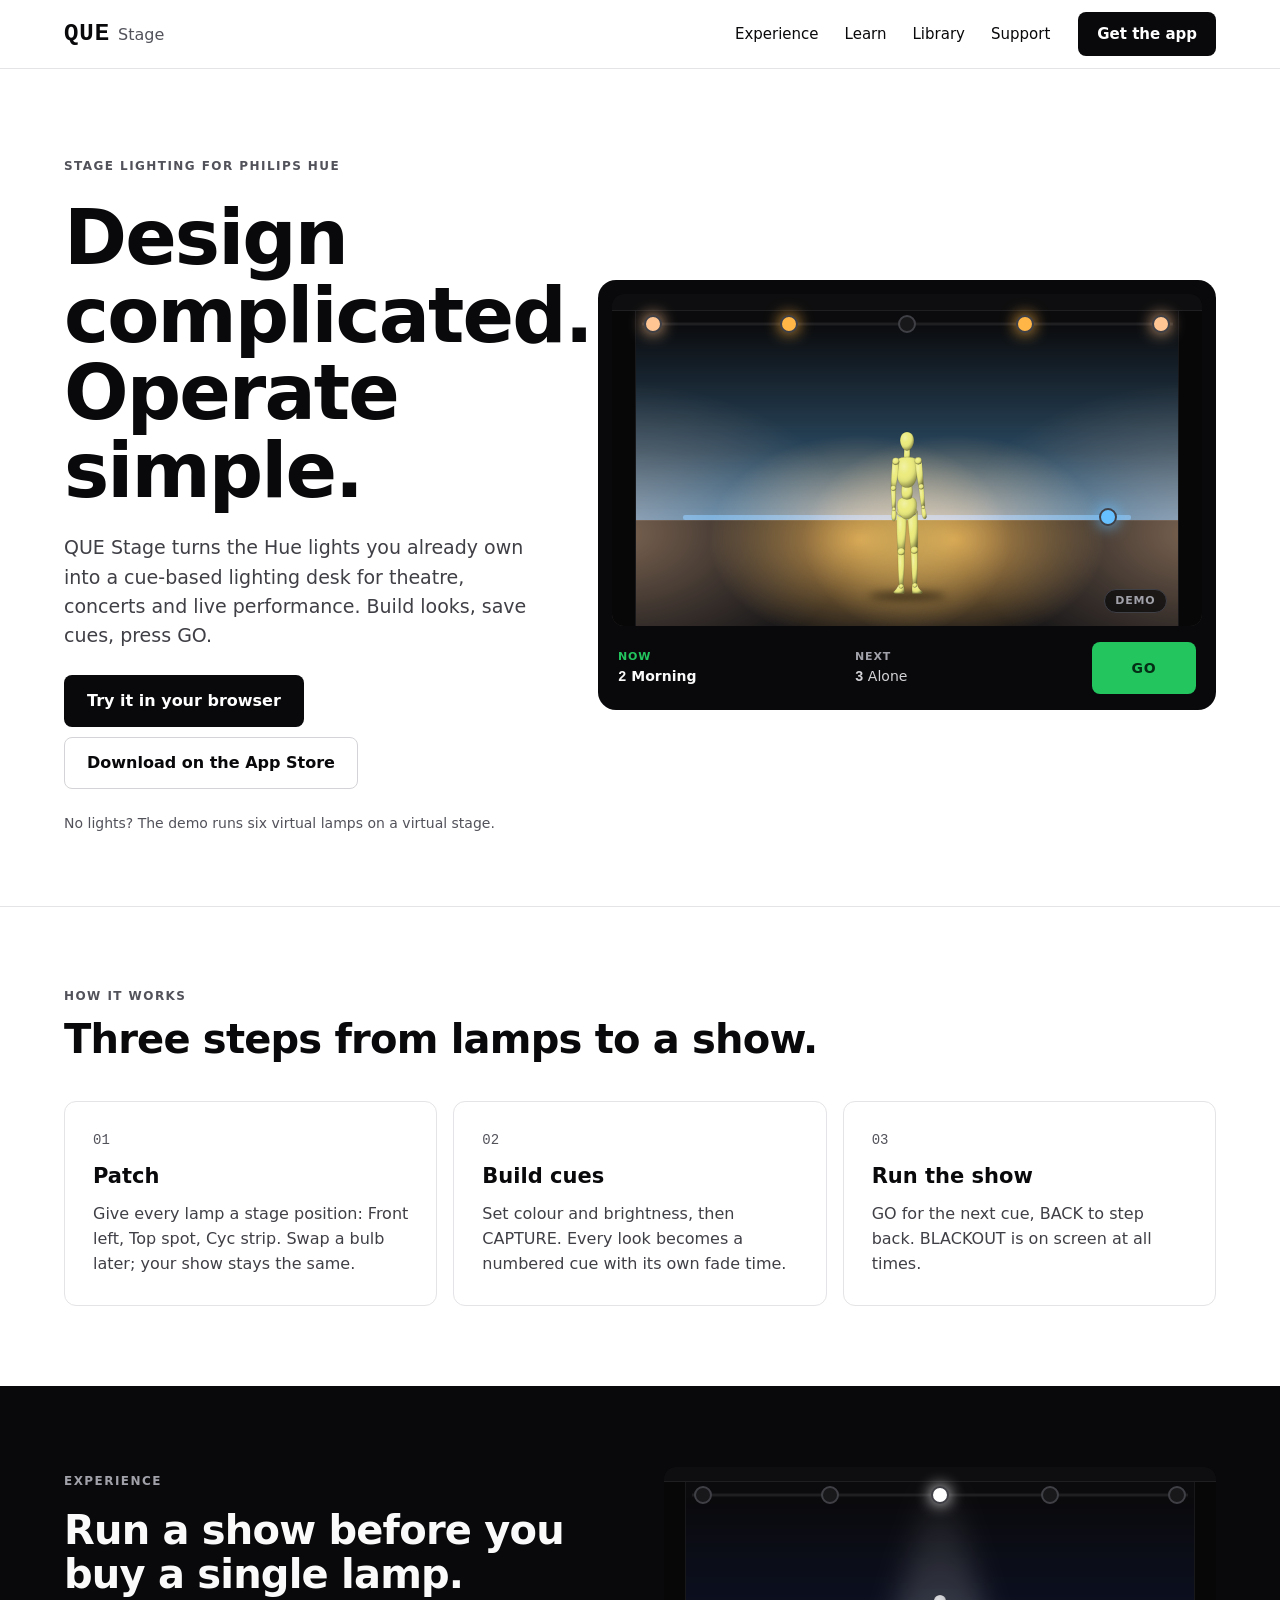
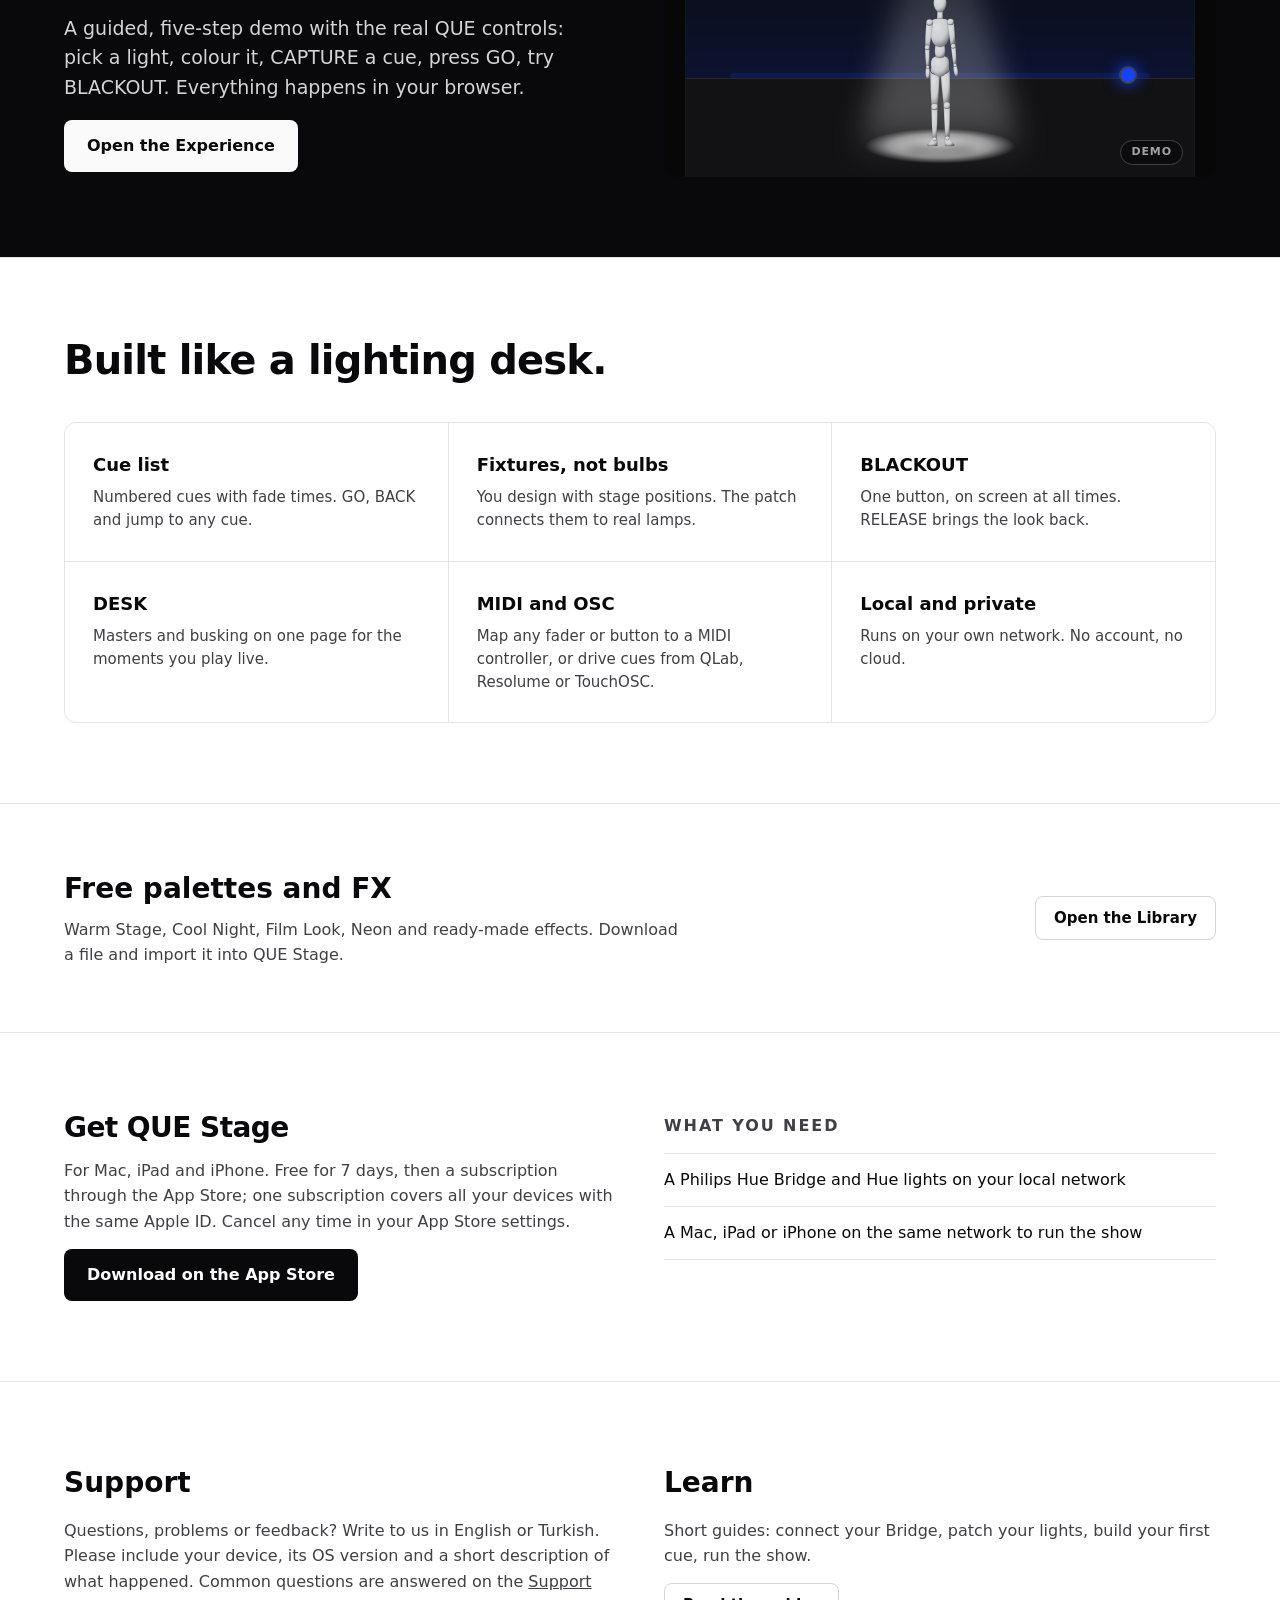
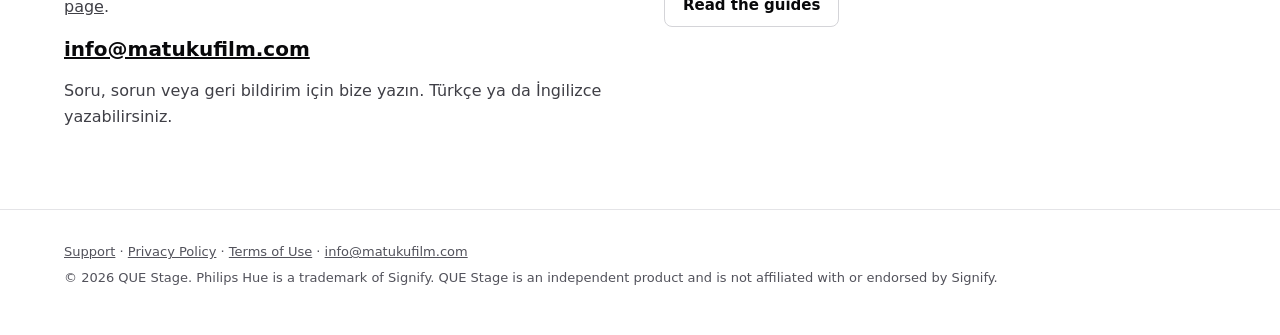
<file: index.html>
<!DOCTYPE html>
<html lang="en">
<head>
<meta charset="utf-8">
<meta name="viewport" content="width=device-width, initial-scale=1">
<title>QUE Stage | Stage lighting for Philips Hue</title>
<meta name="description" content="QUE Stage turns Philips Hue lights into a cue-based lighting desk for theatre, concerts and live performance. Build looks, save cues, press GO. Try it in your browser.">
<link rel="canonical" href="https://questageapp.com/">
<link rel="icon" href="/favicon.ico" sizes="48x48">
<link rel="icon" href="/assets/icons/favicon-96.png" type="image/png" sizes="96x96">
<link rel="apple-touch-icon" href="/apple-touch-icon.png">
<link rel="manifest" href="/site.webmanifest">
<meta name="apple-itunes-app" content="app-id=6815643874">
<meta name="theme-color" content="#ffffff">
<meta property="og:type" content="website">
<meta property="og:site_name" content="QUE Stage">
<meta property="og:title" content="QUE Stage | Stage lighting for Philips Hue">
<meta property="og:description" content="QUE Stage turns Philips Hue lights into a cue-based lighting desk for theatre, concerts and live performance. Build looks, save cues, press GO. Try it in your browser.">
<meta property="og:url" content="https://questageapp.com/">
<meta property="og:image" content="https://questageapp.com/assets/og-image.jpg">
<meta property="og:image:width" content="1200">
<meta property="og:image:height" content="630">
<meta property="og:image:alt" content="QUE Stage. Design complicated. Operate simple.">
<meta name="twitter:card" content="summary_large_image">
<link rel="stylesheet" href="assets/site.css">
<script type="application/ld+json">{"@context": "https://schema.org", "@type": "WebSite", "name": "QUE Stage", "alternateName": ["QUE", "questageapp.com"], "url": "https://questageapp.com/"}</script>
<script type="application/ld+json">{"@context": "https://schema.org", "@type": "SoftwareApplication", "name": "QUE Stage", "description": "Stage lighting control for Philips Hue: cues, GO, BACK and BLACKOUT for theatre, concerts and live performance.", "applicationCategory": "MultimediaApplication", "operatingSystem": "macOS, iOS, iPadOS", "url": "https://questageapp.com/", "image": "https://questageapp.com/assets/icons/icon-512.png", "downloadUrl": "https://apps.apple.com/app/id6815643874"}</script>
</head>
<body>

<header class="site-head">
  <div class="wrap">
    <a class="wordmark" href="index.html" aria-label="QUE Stage home"><b>QUE</b><span>Stage</span></a>
    <nav aria-label="Main">
      <a href="experience.html">Experience</a>
      <a href="learn.html">Learn</a>
      <a href="library.html">Library</a>
      <a href="support.html">Support</a>
    </nav>
    <a class="btn primary head-cta" href="#get">Get the app</a>
  </div>
</header>

<main>
  <div class="wrap">
    <section class="hero">
      <div class="copy">
        <p class="eyebrow">Stage lighting for Philips Hue</p>
        <h1 class="display">Design complicated.<br>Operate simple.</h1>
        <p class="lead">QUE Stage turns the Hue lights you already own into a cue-based lighting desk for theatre, concerts and live performance. Build looks, save cues, press GO.</p>
        <div class="actions">
          <a class="btn primary lg" href="experience.html">Try it in your browser</a>
          <a class="btn outline lg" href="https://apps.apple.com/app/id6815643874" target="_blank" rel="noopener">Download on the App Store</a>
        </div>
        <p class="note">No lights? The demo runs six virtual lamps on a virtual stage.</p>
      </div>
      <div class="shot">
        <div class="console">
          <div data-stage="morning" data-label="A stage in a warm morning look"></div>
          <div class="strip">
            <div class="nn"><small class="now">NOW</small><span><span class="mono">2</span>  Morning</span></div>
            <div class="nn"><small>NEXT</small><span class="next"><span class="mono">3</span>  Alone</span></div>
            <a class="go-tag" href="experience.html">GO</a>
          </div>
        </div>
      </div>
    </section>
  </div>

  <section class="band">
    <div class="wrap">
      <p class="eyebrow">How it works</p>
      <h2 class="section" style="margin-top:12px">Three steps from lamps to a show.</h2>
      <div class="steps3">
        <div><span class="mono">01</span><h3>Patch</h3><p>Give every lamp a stage position: Front left, Top spot, Cyc strip. Swap a bulb later; your show stays the same.</p></div>
        <div><span class="mono">02</span><h3>Build cues</h3><p>Set colour and brightness, then CAPTURE. Every look becomes a numbered cue with its own fade time.</p></div>
        <div><span class="mono">03</span><h3>Run the show</h3><p>GO for the next cue, BACK to step back. BLACKOUT is on screen at all times.</p></div>
      </div>
    </div>
  </section>

  <section class="band dark">
    <div class="wrap split">
      <div class="copy">
        <p class="eyebrow">Experience</p>
        <h2 class="section">Run a show before you buy a single lamp.</h2>
        <p class="lead">A guided, five-step demo with the real QUE controls: pick a light, colour it, CAPTURE a cue, press GO, try BLACKOUT. Everything happens in your browser.</p>
        <a class="btn light lg" href="experience.html">Open the Experience</a>
      </div>
      <div data-stage="alone" data-label="A stage lit by a single top spot"></div>
    </div>
  </section>

  <section class="band">
    <div class="wrap">
      <h2 class="section">Built like a lighting desk.</h2>
      <div class="features">
        <div><h3>Cue list</h3><p>Numbered cues with fade times. GO, BACK and jump to any cue.</p></div>
        <div><h3>Fixtures, not bulbs</h3><p>You design with stage positions. The patch connects them to real lamps.</p></div>
        <div><h3>BLACKOUT</h3><p>One button, on screen at all times. RELEASE brings the look back.</p></div>
        <div><h3>DESK</h3><p>Masters and busking on one page for the moments you play live.</p></div>
        <div><h3>MIDI and OSC</h3><p>Map any fader or button to a MIDI controller, or drive cues from QLab, Resolume or TouchOSC.</p></div>
        <div><h3>Local and private</h3><p>Runs on your own network. No account, no cloud.</p></div>
      </div>
    </div>
  </section>

  <section class="band">
    <div class="wrap row-cta" style="padding-top:64px;padding-bottom:64px">
      <div>
        <h2>Free palettes and FX</h2>
        <p>Warm Stage, Cool Night, Film Look, Neon and ready-made effects. Download a file and import it into QUE Stage.</p>
      </div>
      <a class="btn outline" href="library.html">Open the Library</a>
    </div>
  </section>

  <section class="band" id="get">
    <div class="wrap cols">
      <div>
        <h2 class="section">Get QUE Stage</h2>
        <p>For Mac, iPad and iPhone. Free for 7 days, then a subscription through the App Store; one subscription covers all your devices with the same Apple ID. Cancel any time in your App Store settings.</p>
        <a class="btn primary lg" href="https://apps.apple.com/app/id6815643874" target="_blank" rel="noopener">Download on the App Store</a>
      </div>
      <div>
        <p class="eyebrow">What you need</p>
        <ul class="list-rule">
          <li>A Philips Hue Bridge and Hue lights on your local network</li>
          <li>A Mac, iPad or iPhone on the same network to run the show</li>
        </ul>
      </div>
    </div>
  </section>

  <section class="band" id="support">
    <div class="wrap cols">
      <div>
        <h2>Support</h2>
        <p>Questions, problems or feedback? Write to us in English or Turkish. Please include your device, its OS version and a short description of what happened. Common questions are answered on the <a href="support.html">Support page</a>.</p>
        <a class="mail" href="mailto:info@matukufilm.com">info@matukufilm.com</a>
        <p lang="tr" class="note">Soru, sorun veya geri bildirim için bize yazın. Türkçe ya da İngilizce yazabilirsiniz.</p>
      </div>
      <div>
        <h2>Learn</h2>
        <p>Short guides: connect your Bridge, patch your lights, build your first cue, run the show.</p>
        <a class="btn outline" href="learn.html">Read the guides</a>
      </div>
    </div>
  </section>
</main>

<footer class="site-foot">
  <div class="wrap">
    <p><a href="support.html">Support</a> · <a href="privacy.html">Privacy Policy</a> · <a href="terms.html">Terms of Use</a> · <a href="mailto:info@matukufilm.com">info@matukufilm.com</a></p>
    <p>© 2026 QUE Stage. Philips Hue is a trademark of Signify. QUE Stage is an independent product and is not affiliated with or endorsed by Signify.</p>
  </div>
</footer>

<script src="assets/stage.js"></script>
</body>
</html>
</file>
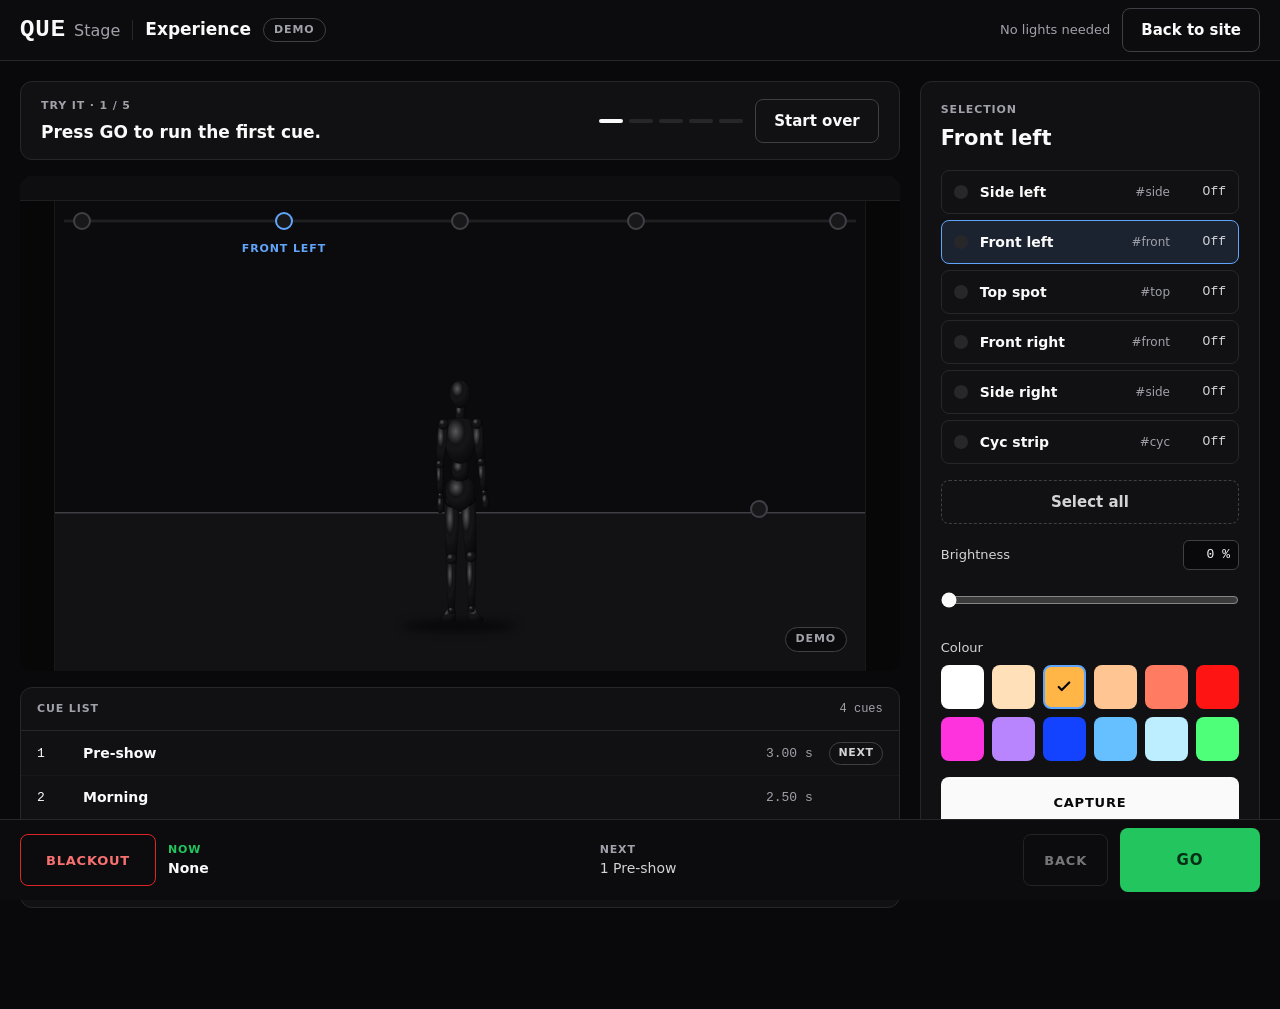
<file: experience.html>
<!DOCTYPE html>
<html lang="en">
<head>
<meta charset="utf-8">
<meta name="viewport" content="width=device-width, initial-scale=1">
<title>Experience | Try QUE Stage in your browser</title>
<meta name="description" content="Run a light show in your browser: six virtual lights, a cue list, GO and BLACKOUT. No lights needed.">
<link rel="canonical" href="https://questageapp.com/experience.html">
<link rel="icon" href="/favicon.ico" sizes="48x48">
<link rel="icon" href="/assets/icons/favicon-96.png" type="image/png" sizes="96x96">
<link rel="apple-touch-icon" href="/apple-touch-icon.png">
<link rel="manifest" href="/site.webmanifest">
<meta name="apple-itunes-app" content="app-id=6815643874">
<meta name="theme-color" content="#09090b">
<meta property="og:type" content="website">
<meta property="og:site_name" content="QUE Stage">
<meta property="og:title" content="Experience | Try QUE Stage in your browser">
<meta property="og:description" content="Run a light show in your browser: six virtual lights, a cue list, GO and BLACKOUT. No lights needed.">
<meta property="og:url" content="https://questageapp.com/experience.html">
<meta property="og:image" content="https://questageapp.com/assets/og-image.jpg">
<meta property="og:image:width" content="1200">
<meta property="og:image:height" content="630">
<meta property="og:image:alt" content="QUE Stage. Design complicated. Operate simple.">
<meta name="twitter:card" content="summary_large_image">
<link rel="stylesheet" href="assets/site.css">
<link rel="stylesheet" href="assets/experience.css">
</head>
<body class="dark xp">

<header class="xp-top">
  <div class="xp-top-l">
    <a class="wordmark" href="index.html"><b>QUE</b><span>Stage</span></a>
    <span class="xp-sep" aria-hidden="true"></span>
    <h1 class="xp-title">Experience</h1>
    <span class="badge">DEMO</span>
  </div>
  <div class="xp-top-r">
    <span class="xp-hint">No lights needed</span>
    <button type="button" class="btn ghost-dark" id="guide-again" hidden>Show the guide</button>
    <a class="btn ghost-dark" href="index.html">Back to site</a>
  </div>
</header>

<div class="xp-body">
  <main class="xp-main">
    <section class="coach" id="coach" aria-live="polite">
      <div>
        <p class="eyebrow" id="coach-label">TRY IT · 1 / 5</p>
        <p class="coach-text" id="coach-text">Press GO to run the first cue.</p>
      </div>
      <div class="coach-r">
        <span class="dots" id="dots" aria-hidden="true"></span>
        <button type="button" class="btn ghost-dark" id="restart">Start over</button>
      </div>
    </section>

    <div class="stage-wrap">
      <div id="stage"></div>
      <div class="bo-banner" id="bo-banner" role="status" hidden>BLACKOUT is on. Every light is out. Press RELEASE to bring them back.</div>
    </div>

    <section class="panel">
      <div class="panel-head">
        <span class="eyebrow">Cue list</span>
        <span class="mono subtle" id="cue-count"></span>
      </div>
      <ol class="cues" id="cues"></ol>
    </section>
  </main>

  <aside class="panel inspector" aria-label="Selection">
    <div>
      <p class="eyebrow">Selection</p>
      <p class="sel-name" id="sel-name">Front left</p>
    </div>
    <div class="fixtures" id="fixtures"></div>
    <button type="button" class="btn dashed" id="select-all">Select all</button>

    <div class="field">
      <div class="field-head">
        <label for="level">Brightness</label>
        <span class="value mono" id="level-value">0 %</span>
      </div>
      <input type="range" id="level" min="0" max="100" step="1" value="0">
    </div>

    <div class="field">
      <span class="field-label">Colour</span>
      <div class="swatches" id="swatches"></div>
    </div>

    <button type="button" class="verb capture" id="capture">CAPTURE</button>
    <p class="small subtle">CAPTURE saves what the stage shows now as the next cue.</p>
  </aside>
</div>

<footer class="transport">
  <button type="button" class="verb blackout" id="blackout">BLACKOUT</button>
  <div class="nownext">
    <div class="nn"><small class="now">NOW</small><span id="now">None</span></div>
    <div class="nn"><small>NEXT</small><span class="next" id="next">None</span></div>
  </div>
  <button type="button" class="verb back" id="back">BACK</button>
  <button type="button" class="verb go" id="go">GO</button>
</footer>

<!-- Recording frame for Instagram (open experience.html?reel). Hidden on the normal page. -->
<div class="reel" id="reel" hidden>
  <div class="reel-frame" id="reel-frame">
    <div class="reel-head">
      <span class="reel-badge">DEMO · NO LIGHTS NEEDED</span>
      <p class="reel-title" id="reel-title">Run a light show<br>in your browser.</p>
    </div>
    <div id="reel-stage"></div>
    <div class="reel-strip">
      <span class="reel-bo" id="reel-bo" hidden>BLACKOUT</span>
      <div class="nn"><small class="now">NOW</small><span id="reel-now"></span></div>
      <div class="nn"><small>NEXT</small><span class="next" id="reel-next"></span></div>
      <span class="reel-go" id="reel-go">GO</span>
    </div>
    <p class="reel-caption" id="reel-caption">Pick a light. Colour it. CAPTURE. GO.</p>
    <div class="reel-foot">
      <span class="mono">questageapp.com</span>
      <span class="reel-mark">QUE</span>
    </div>
    <div class="reel-end" id="reel-end" hidden>
      <span class="reel-mark big">QUE</span>
      <span class="reel-end-sub">Stage lighting for Philips Hue</span>
      <span class="mono reel-end-url">questageapp.com</span>
    </div>
  </div>
</div>

<script src="assets/stage.js"></script>
<script src="assets/experience.js"></script>
</body>
</html>
</file>
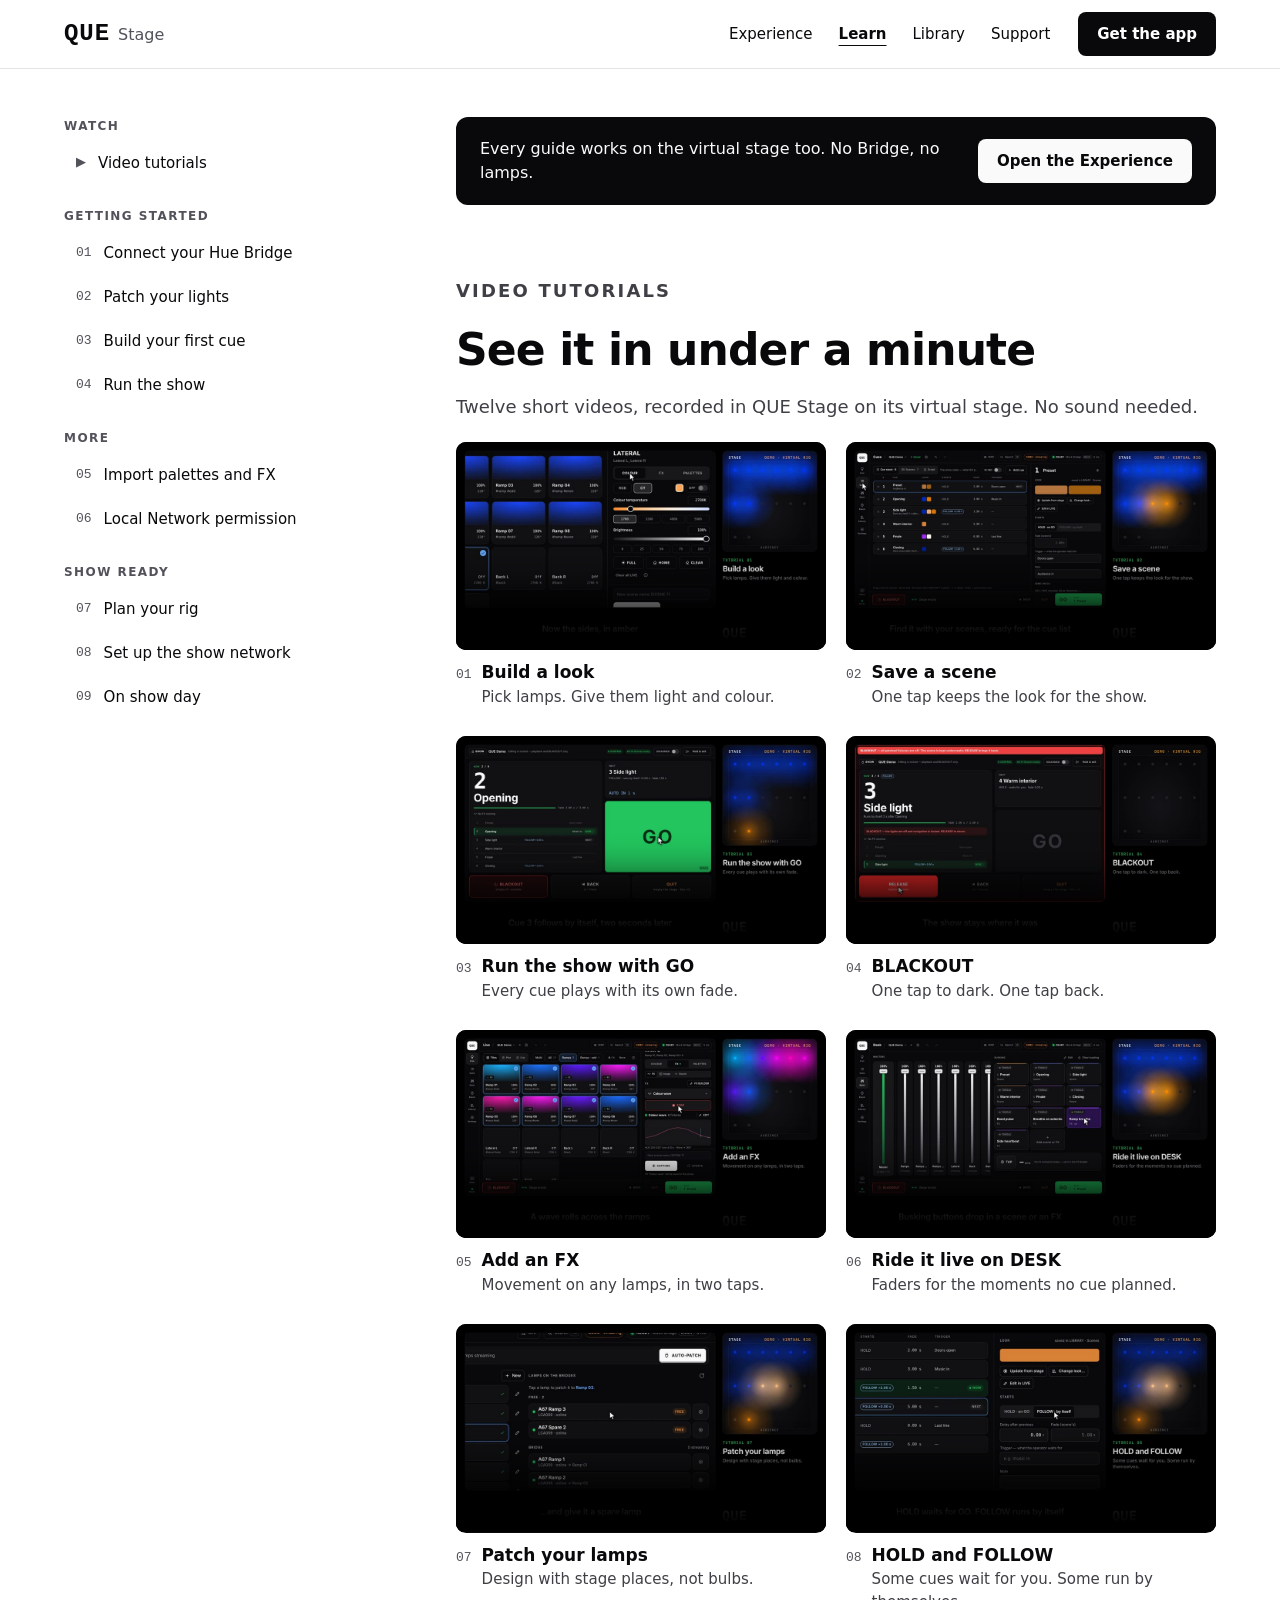
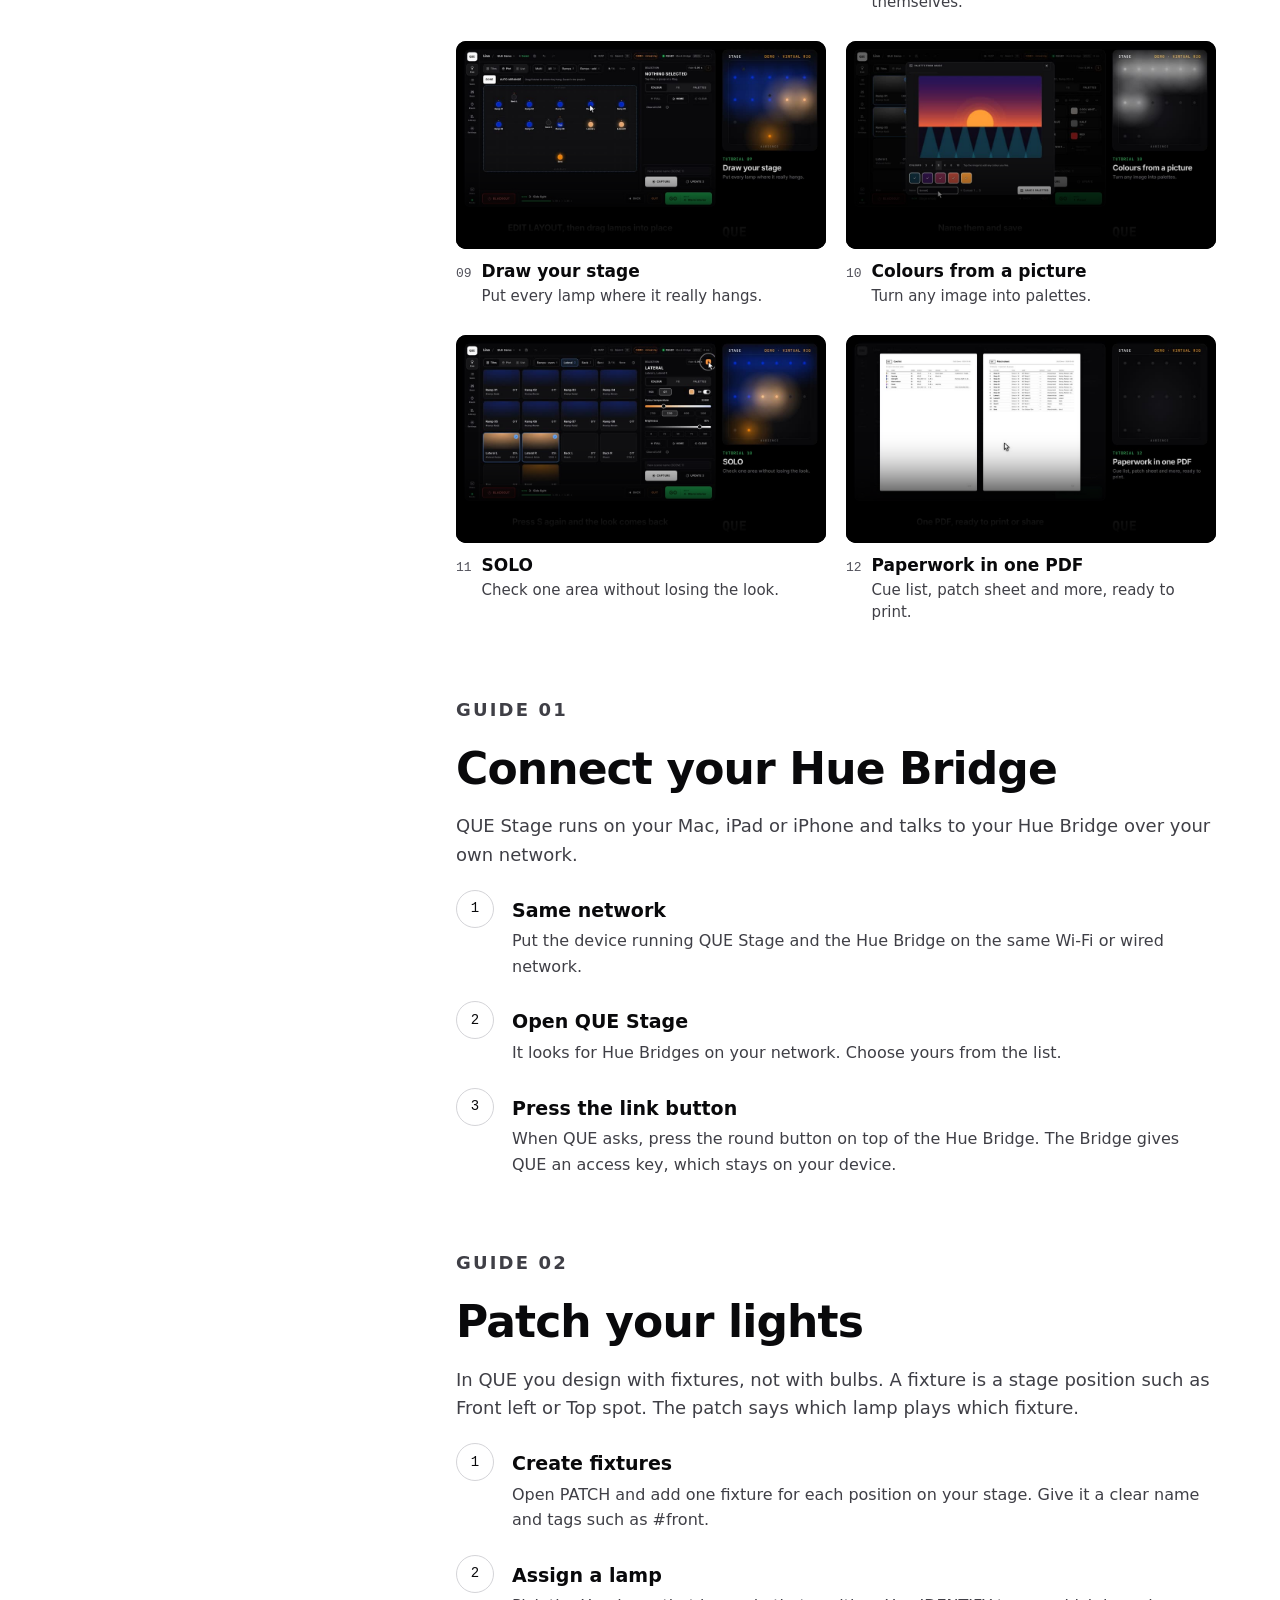
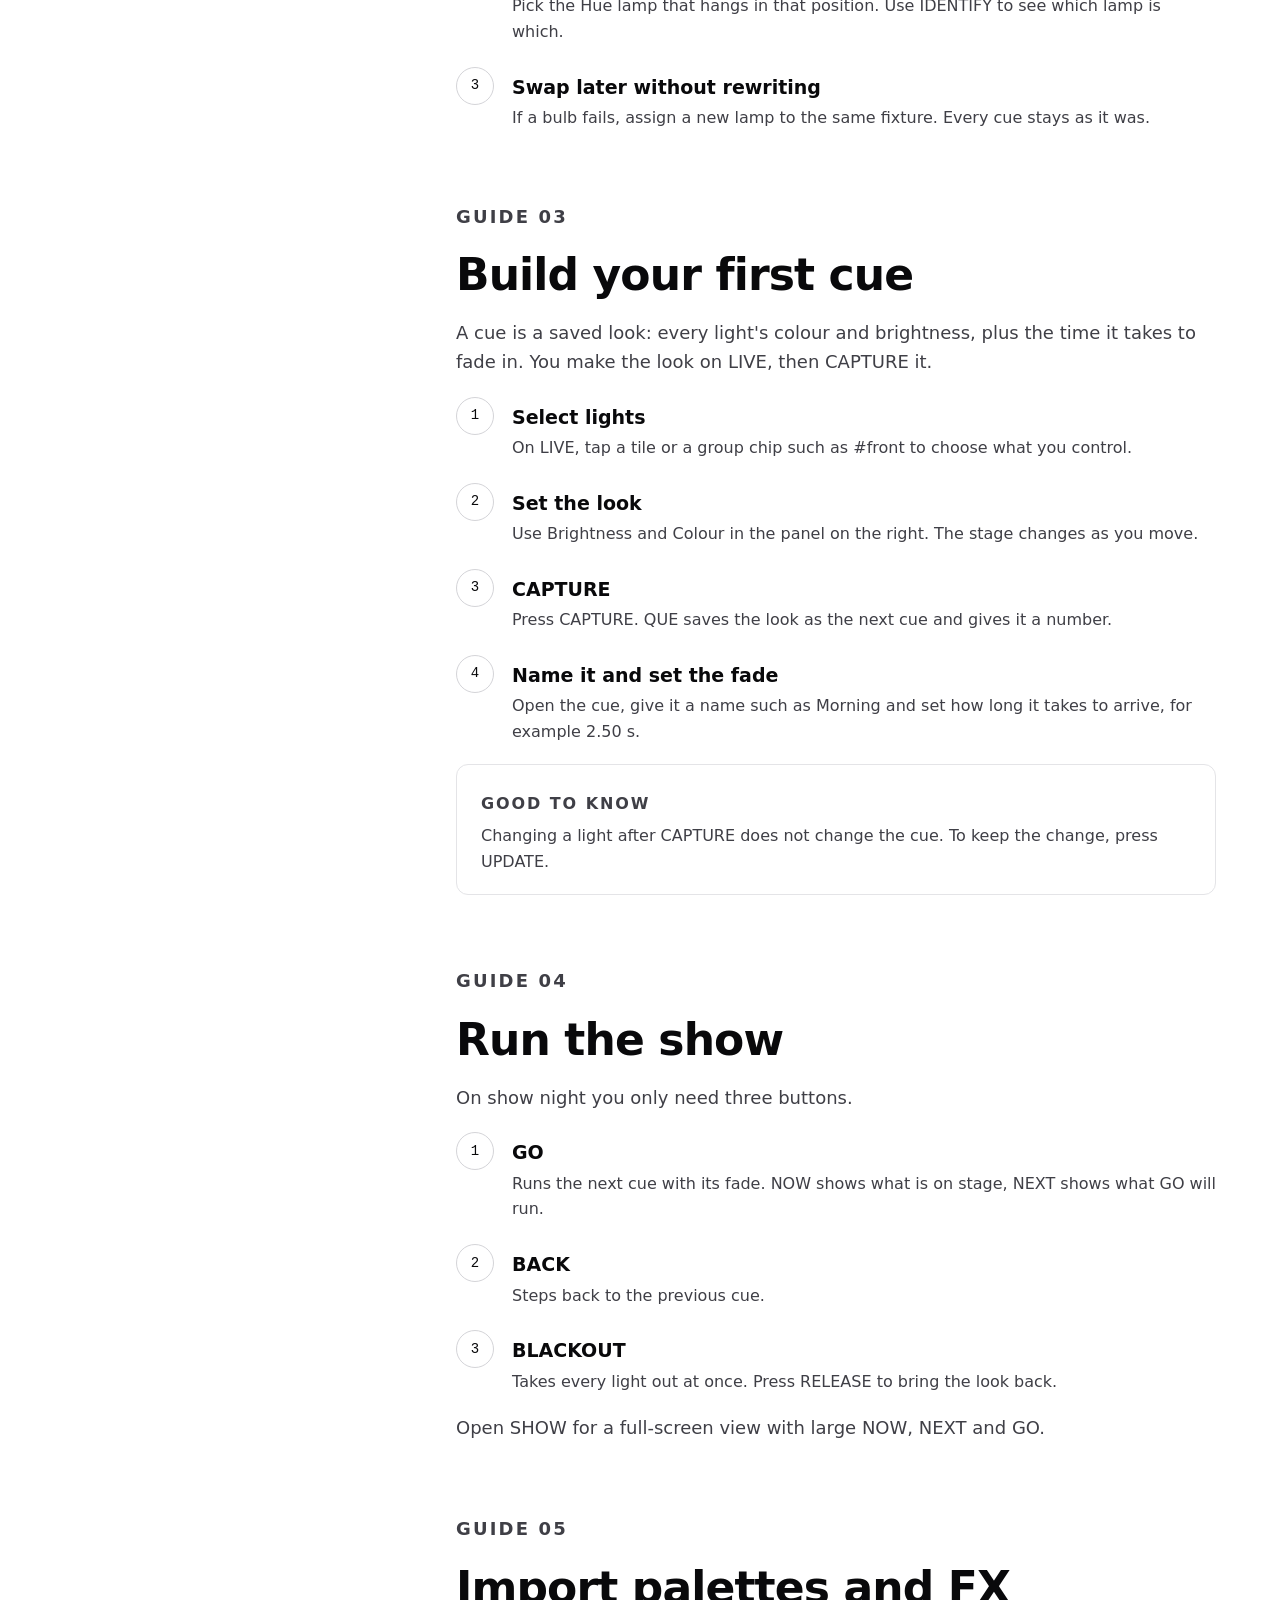
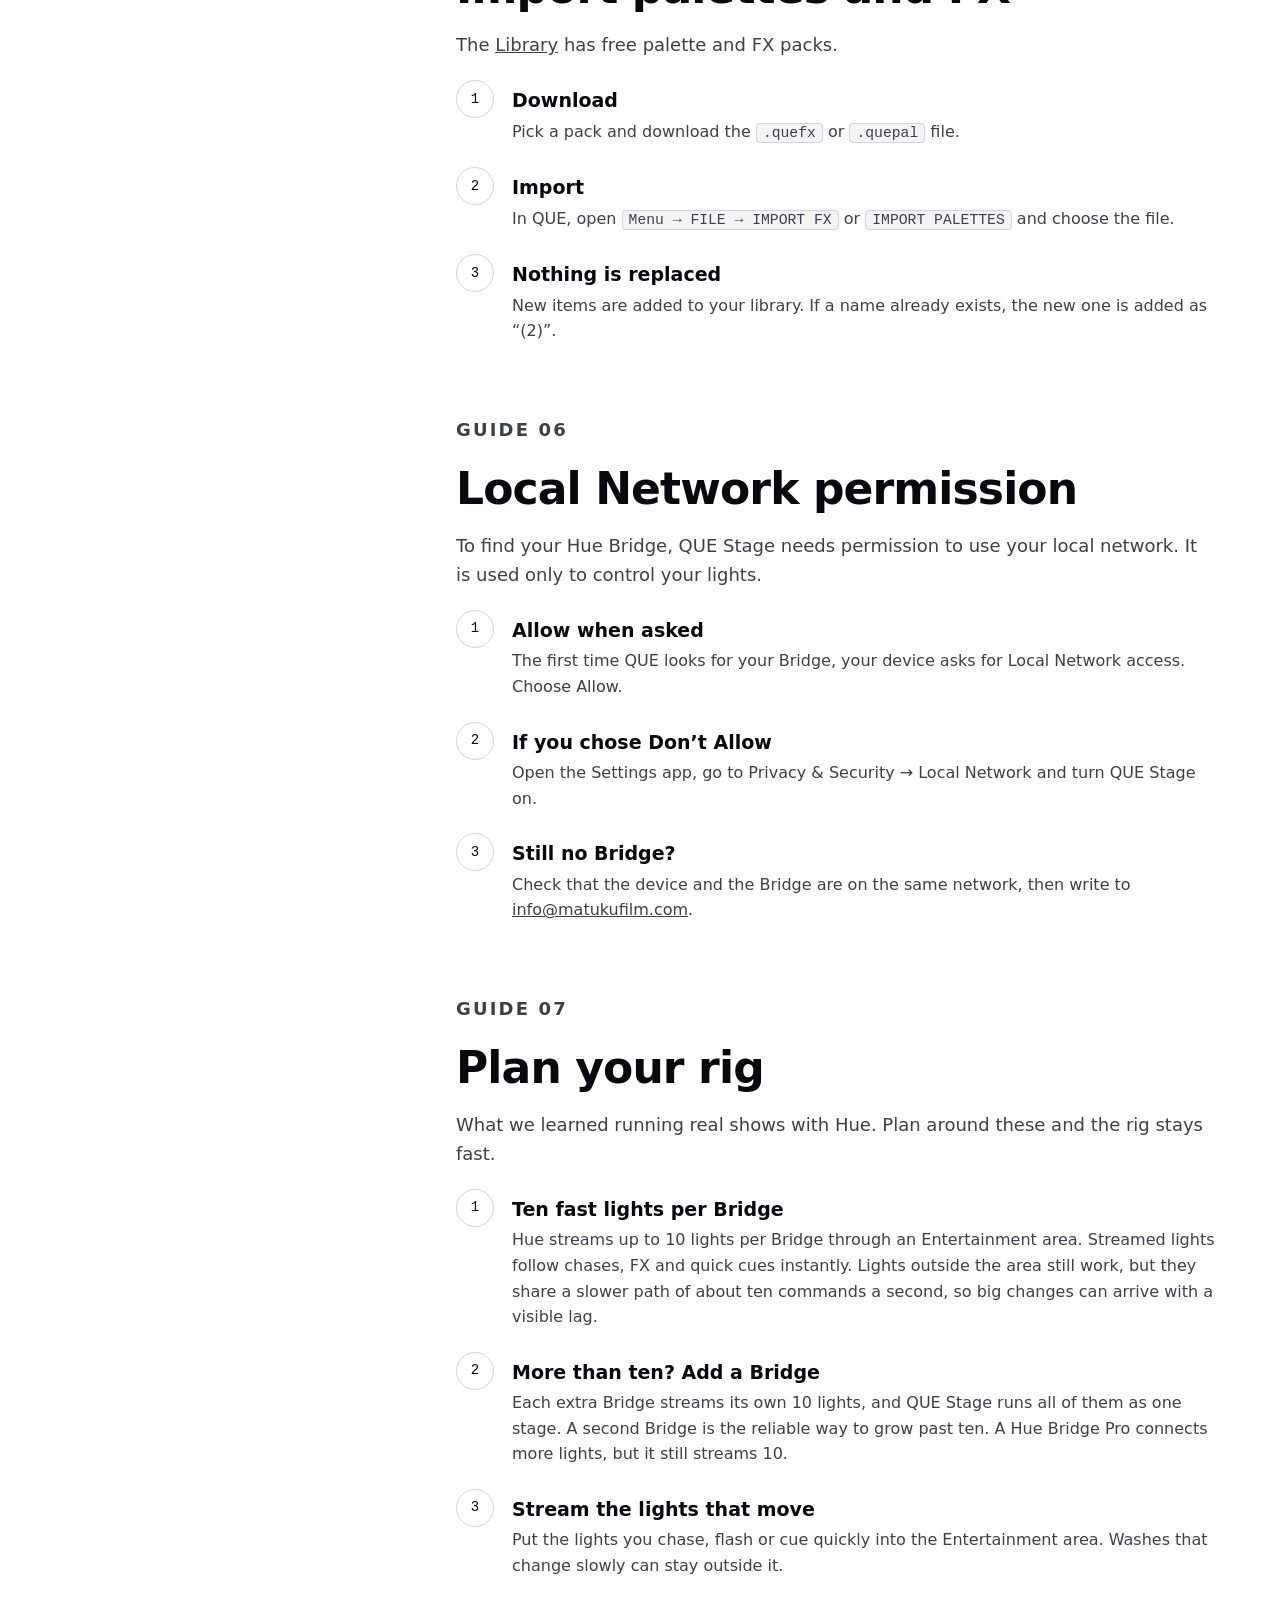
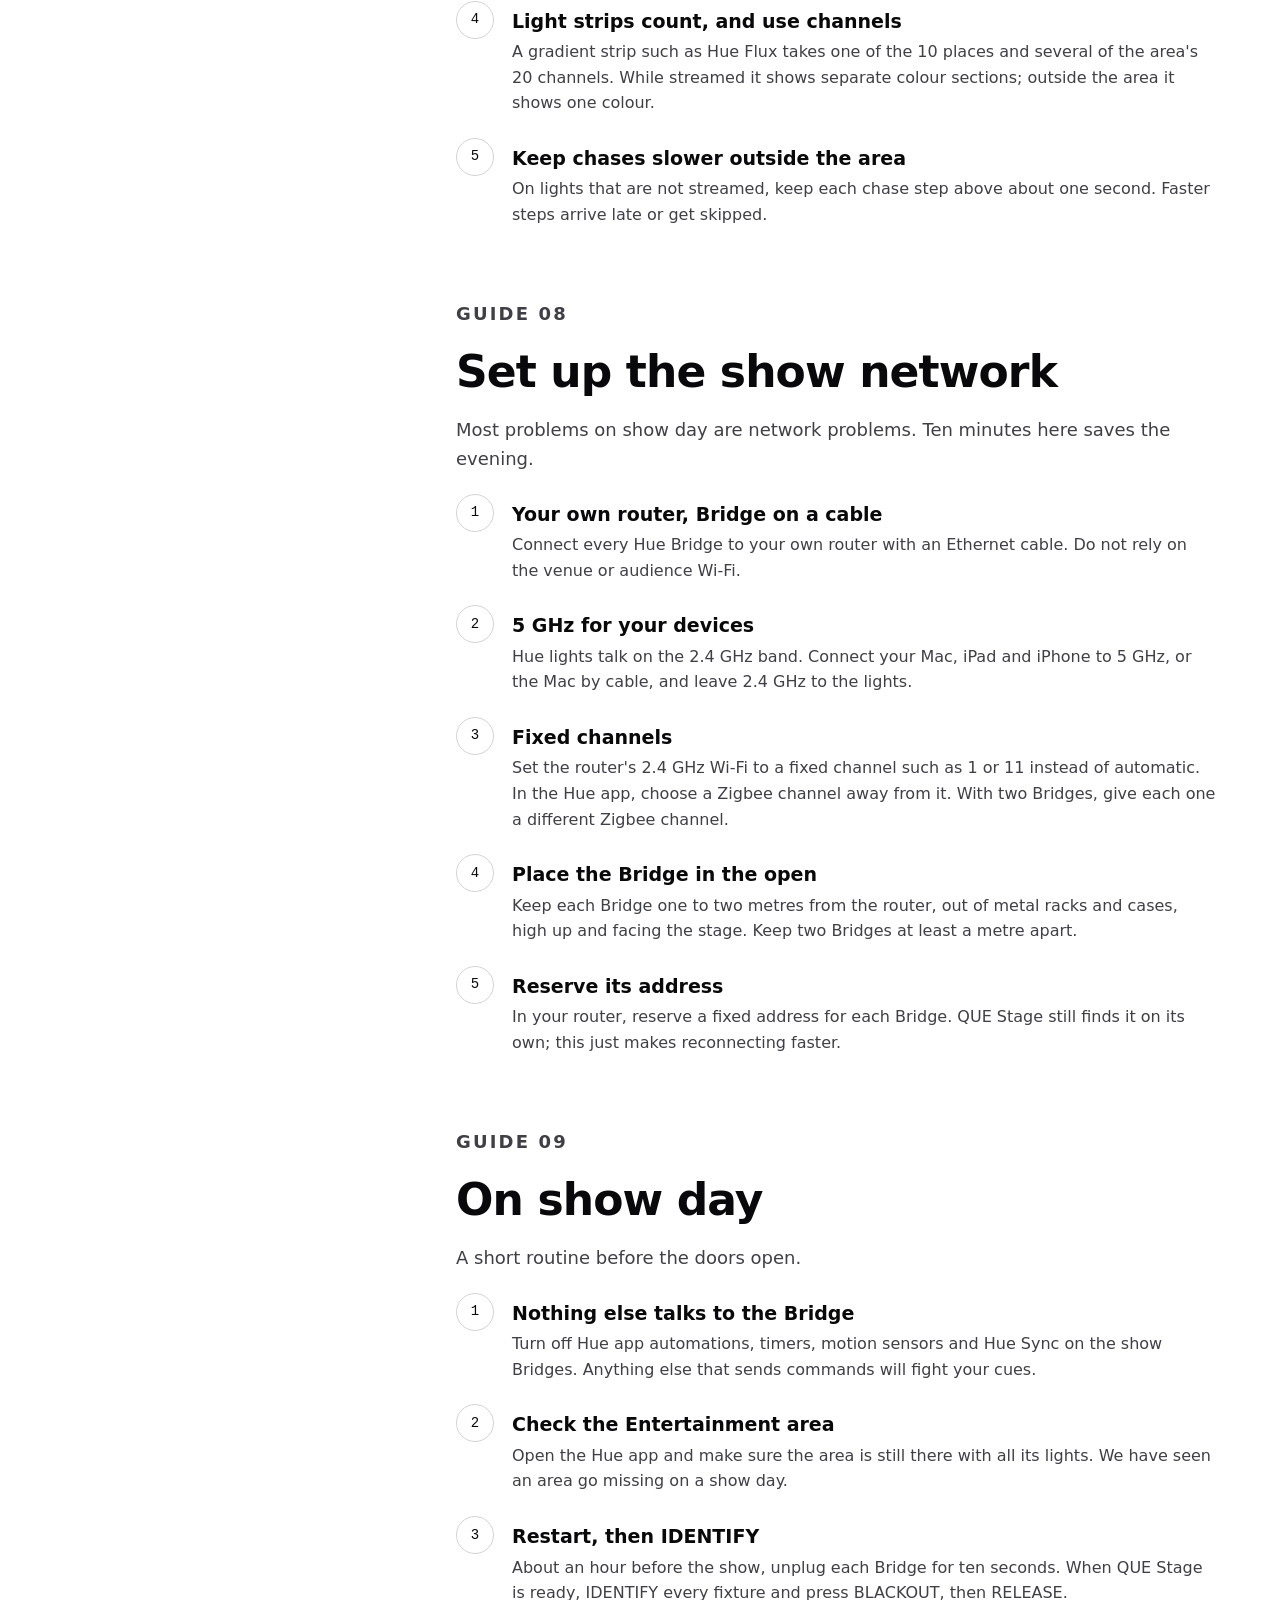
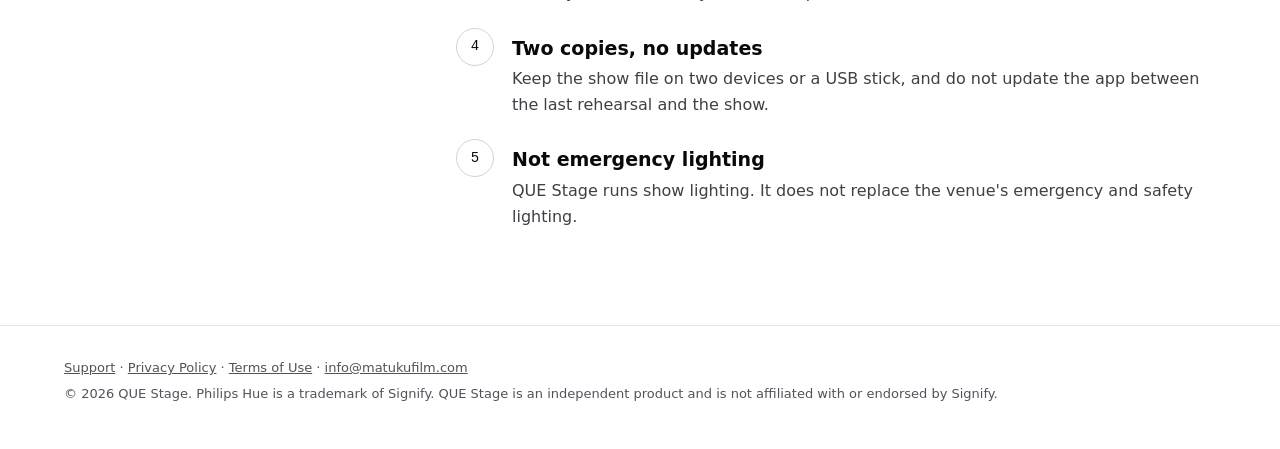
<file: learn.html>
<!DOCTYPE html>
<html lang="en">
<head>
<meta charset="utf-8">
<meta name="viewport" content="width=device-width, initial-scale=1">
<title>Learn | QUE Stage guides</title>
<meta name="description" content="Video tutorials and short guides for QUE Stage: connect your Hue Bridge, patch your lights, build your first cue and run the show.">
<link rel="canonical" href="https://questageapp.com/learn.html">
<link rel="icon" href="/favicon.ico" sizes="48x48">
<link rel="icon" href="/assets/icons/favicon-96.png" type="image/png" sizes="96x96">
<link rel="apple-touch-icon" href="/apple-touch-icon.png">
<link rel="manifest" href="/site.webmanifest">
<meta name="apple-itunes-app" content="app-id=6815643874">
<meta name="theme-color" content="#ffffff">
<meta property="og:type" content="website">
<meta property="og:site_name" content="QUE Stage">
<meta property="og:title" content="Learn | QUE Stage guides">
<meta property="og:description" content="Video tutorials and short guides for QUE Stage: connect your Hue Bridge, patch your lights, build your first cue and run the show.">
<meta property="og:url" content="https://questageapp.com/learn.html">
<meta property="og:image" content="https://questageapp.com/assets/og-image.jpg">
<meta property="og:image:width" content="1200">
<meta property="og:image:height" content="630">
<meta property="og:image:alt" content="QUE Stage. Design complicated. Operate simple.">
<meta name="twitter:card" content="summary_large_image">
<link rel="stylesheet" href="assets/site.css">
</head>
<body>

<header class="site-head">
  <div class="wrap">
    <a class="wordmark" href="index.html" aria-label="QUE Stage home"><b>QUE</b><span>Stage</span></a>
    <nav aria-label="Main">
      <a href="experience.html">Experience</a>
      <a href="learn.html" aria-current="page">Learn</a>
      <a href="library.html">Library</a>
      <a href="support.html">Support</a>
    </nav>
    <a class="btn primary head-cta" href="index.html#get">Get the app</a>
  </div>
</header>

<main class="wrap learn">
  <nav aria-label="Guides">
    <div>
      <p class="eyebrow">Watch</p>
      <a href="#videos"><span class="mono">▶</span>Video tutorials</a>
    </div>
    <div>
      <p class="eyebrow">Getting started</p>
      <a href="#connect"><span class="mono">01</span>Connect your Hue Bridge</a>
      <a href="#patch"><span class="mono">02</span>Patch your lights</a>
      <a href="#cue"><span class="mono">03</span>Build your first cue</a>
      <a href="#show"><span class="mono">04</span>Run the show</a>
    </div>
    <div>
      <p class="eyebrow">More</p>
      <a href="#import"><span class="mono">05</span>Import palettes and FX</a>
      <a href="#network"><span class="mono">06</span>Local Network permission</a>
    </div>
    <div>
      <p class="eyebrow">Show ready</p>
      <a href="#rig"><span class="mono">07</span>Plan your rig</a>
      <a href="#show-network"><span class="mono">08</span>Set up the show network</a>
      <a href="#show-day"><span class="mono">09</span>On show day</a>
    </div>
  </nav>

  <article>
    <div class="tryit">
      <span>Every guide works on the virtual stage too. No Bridge, no lamps.</span>
      <a class="btn light" href="experience.html">Open the Experience</a>
    </div>

    <section class="guide" id="videos">
      <p class="eyebrow">Video tutorials</p>
      <h2>See it in under a minute</h2>
      <p>Twelve short videos, recorded in QUE Stage on its virtual stage. No sound needed.</p>
      <div class="vids">
        <figure class="vid">
          <video controls preload="none" playsinline poster="assets/video/01-look.jpg" aria-label="Tutorial 01: Build a look">
            <source src="assets/video/01-look.mp4" type="video/mp4">
          </video>
          <figcaption><span class="mono">01</span><b>Build a look</b><small>Pick lamps. Give them light and colour.</small></figcaption>
        </figure>
        <figure class="vid">
          <video controls preload="none" playsinline poster="assets/video/02-scene.jpg" aria-label="Tutorial 02: Save a scene">
            <source src="assets/video/02-scene.mp4" type="video/mp4">
          </video>
          <figcaption><span class="mono">02</span><b>Save a scene</b><small>One tap keeps the look for the show.</small></figcaption>
        </figure>
        <figure class="vid">
          <video controls preload="none" playsinline poster="assets/video/03-go.jpg" aria-label="Tutorial 03: Run the show with GO">
            <source src="assets/video/03-go.mp4" type="video/mp4">
          </video>
          <figcaption><span class="mono">03</span><b>Run the show with GO</b><small>Every cue plays with its own fade.</small></figcaption>
        </figure>
        <figure class="vid">
          <video controls preload="none" playsinline poster="assets/video/04-blackout.jpg" aria-label="Tutorial 04: BLACKOUT">
            <source src="assets/video/04-blackout.mp4" type="video/mp4">
          </video>
          <figcaption><span class="mono">04</span><b>BLACKOUT</b><small>One tap to dark. One tap back.</small></figcaption>
        </figure>
        <figure class="vid">
          <video controls preload="none" playsinline poster="assets/video/05-fx.jpg" aria-label="Tutorial 05: Add an FX">
            <source src="assets/video/05-fx.mp4" type="video/mp4">
          </video>
          <figcaption><span class="mono">05</span><b>Add an FX</b><small>Movement on any lamps, in two taps.</small></figcaption>
        </figure>
        <figure class="vid">
          <video controls preload="none" playsinline poster="assets/video/06-desk.jpg" aria-label="Tutorial 06: Ride it live on DESK">
            <source src="assets/video/06-desk.mp4" type="video/mp4">
          </video>
          <figcaption><span class="mono">06</span><b>Ride it live on DESK</b><small>Faders for the moments no cue planned.</small></figcaption>
        </figure>
        <figure class="vid">
          <video controls preload="none" playsinline poster="assets/video/07-patch.jpg" aria-label="Tutorial 07: Patch your lamps">
            <source src="assets/video/07-patch.mp4" type="video/mp4">
          </video>
          <figcaption><span class="mono">07</span><b>Patch your lamps</b><small>Design with stage places, not bulbs.</small></figcaption>
        </figure>
        <figure class="vid">
          <video controls preload="none" playsinline poster="assets/video/08-follow.jpg" aria-label="Tutorial 08: HOLD and FOLLOW">
            <source src="assets/video/08-follow.mp4" type="video/mp4">
          </video>
          <figcaption><span class="mono">08</span><b>HOLD and FOLLOW</b><small>Some cues wait for you. Some run by themselves.</small></figcaption>
        </figure>
        <figure class="vid">
          <video controls preload="none" playsinline poster="assets/video/09-plot.jpg" aria-label="Tutorial 09: Draw your stage">
            <source src="assets/video/09-plot.mp4" type="video/mp4">
          </video>
          <figcaption><span class="mono">09</span><b>Draw your stage</b><small>Put every lamp where it really hangs.</small></figcaption>
        </figure>
        <figure class="vid">
          <video controls preload="none" playsinline poster="assets/video/10-photo.jpg" aria-label="Tutorial 10: Colours from a picture">
            <source src="assets/video/10-photo.mp4" type="video/mp4">
          </video>
          <figcaption><span class="mono">10</span><b>Colours from a picture</b><small>Turn any image into palettes.</small></figcaption>
        </figure>
        <figure class="vid">
          <video controls preload="none" playsinline poster="assets/video/11-solo.jpg" aria-label="Tutorial 11: SOLO">
            <source src="assets/video/11-solo.mp4" type="video/mp4">
          </video>
          <figcaption><span class="mono">11</span><b>SOLO</b><small>Check one area without losing the look.</small></figcaption>
        </figure>
        <figure class="vid">
          <video controls preload="none" playsinline poster="assets/video/12-paperwork.jpg" aria-label="Tutorial 12: Paperwork in one PDF">
            <source src="assets/video/12-paperwork.mp4" type="video/mp4">
          </video>
          <figcaption><span class="mono">12</span><b>Paperwork in one PDF</b><small>Cue list, patch sheet and more, ready to print.</small></figcaption>
        </figure>
      </div>
    </section>

    <section class="guide" id="connect">
      <p class="eyebrow">Guide 01</p>
      <h2>Connect your Hue Bridge</h2>
      <p>QUE Stage runs on your Mac, iPad or iPhone and talks to your Hue Bridge over your own network.</p>
      <ol>
        <li><div><h3>Same network</h3><p>Put the device running QUE Stage and the Hue Bridge on the same Wi-Fi or wired network.</p></div></li>
        <li><div><h3>Open QUE Stage</h3><p>It looks for Hue Bridges on your network. Choose yours from the list.</p></div></li>
        <li><div><h3>Press the link button</h3><p>When QUE asks, press the round button on top of the Hue Bridge. The Bridge gives QUE an access key, which stays on your device.</p></div></li>
      </ol>
    </section>

    <section class="guide" id="patch">
      <p class="eyebrow">Guide 02</p>
      <h2>Patch your lights</h2>
      <p>In QUE you design with fixtures, not with bulbs. A fixture is a stage position such as Front left or Top spot. The patch says which lamp plays which fixture.</p>
      <ol>
        <li><div><h3>Create fixtures</h3><p>Open PATCH and add one fixture for each position on your stage. Give it a clear name and tags such as #front.</p></div></li>
        <li><div><h3>Assign a lamp</h3><p>Pick the Hue lamp that hangs in that position. Use IDENTIFY to see which lamp is which.</p></div></li>
        <li><div><h3>Swap later without rewriting</h3><p>If a bulb fails, assign a new lamp to the same fixture. Every cue stays as it was.</p></div></li>
      </ol>
    </section>

    <section class="guide" id="cue">
      <p class="eyebrow">Guide 03</p>
      <h2>Build your first cue</h2>
      <p>A cue is a saved look: every light's colour and brightness, plus the time it takes to fade in. You make the look on LIVE, then CAPTURE it.</p>
      <ol>
        <li><div><h3>Select lights</h3><p>On LIVE, tap a tile or a group chip such as #front to choose what you control.</p></div></li>
        <li><div><h3>Set the look</h3><p>Use Brightness and Colour in the panel on the right. The stage changes as you move.</p></div></li>
        <li><div><h3>CAPTURE</h3><p>Press CAPTURE. QUE saves the look as the next cue and gives it a number.</p></div></li>
        <li><div><h3>Name it and set the fade</h3><p>Open the cue, give it a name such as Morning and set how long it takes to arrive, for example 2.50 s.</p></div></li>
      </ol>
      <div class="good">
        <p class="eyebrow">Good to know</p>
        <p>Changing a light after CAPTURE does not change the cue. To keep the change, press UPDATE.</p>
      </div>
    </section>

    <section class="guide" id="show">
      <p class="eyebrow">Guide 04</p>
      <h2>Run the show</h2>
      <p>On show night you only need three buttons.</p>
      <ol>
        <li><div><h3>GO</h3><p>Runs the next cue with its fade. NOW shows what is on stage, NEXT shows what GO will run.</p></div></li>
        <li><div><h3>BACK</h3><p>Steps back to the previous cue.</p></div></li>
        <li><div><h3>BLACKOUT</h3><p>Takes every light out at once. Press RELEASE to bring the look back.</p></div></li>
      </ol>
      <p>Open SHOW for a full-screen view with large NOW, NEXT and GO.</p>
    </section>

    <section class="guide" id="import">
      <p class="eyebrow">Guide 05</p>
      <h2>Import palettes and FX</h2>
      <p>The <a href="library.html">Library</a> has free palette and FX packs.</p>
      <ol>
        <li><div><h3>Download</h3><p>Pick a pack and download the <span class="kbd">.quefx</span> or <span class="kbd">.quepal</span> file.</p></div></li>
        <li><div><h3>Import</h3><p>In QUE, open <span class="kbd">Menu → FILE → IMPORT FX</span> or <span class="kbd">IMPORT PALETTES</span> and choose the file.</p></div></li>
        <li><div><h3>Nothing is replaced</h3><p>New items are added to your library. If a name already exists, the new one is added as “(2)”.</p></div></li>
      </ol>
    </section>

    <section class="guide" id="network">
      <p class="eyebrow">Guide 06</p>
      <h2>Local Network permission</h2>
      <p>To find your Hue Bridge, QUE Stage needs permission to use your local network. It is used only to control your lights.</p>
      <ol>
        <li><div><h3>Allow when asked</h3><p>The first time QUE looks for your Bridge, your device asks for Local Network access. Choose Allow.</p></div></li>
        <li><div><h3>If you chose Don’t Allow</h3><p>Open the Settings app, go to Privacy &amp; Security → Local Network and turn QUE Stage on.</p></div></li>
        <li><div><h3>Still no Bridge?</h3><p>Check that the device and the Bridge are on the same network, then write to <a href="mailto:info@matukufilm.com">info@matukufilm.com</a>.</p></div></li>
      </ol>
    </section>

    <section class="guide" id="rig">
      <p class="eyebrow">Guide 07</p>
      <h2>Plan your rig</h2>
      <p>What we learned running real shows with Hue. Plan around these and the rig stays fast.</p>
      <ol>
        <li><div><h3>Ten fast lights per Bridge</h3><p>Hue streams up to 10 lights per Bridge through an Entertainment area. Streamed lights follow chases, FX and quick cues instantly. Lights outside the area still work, but they share a slower path of about ten commands a second, so big changes can arrive with a visible lag.</p></div></li>
        <li><div><h3>More than ten? Add a Bridge</h3><p>Each extra Bridge streams its own 10 lights, and QUE Stage runs all of them as one stage. A second Bridge is the reliable way to grow past ten. A Hue Bridge Pro connects more lights, but it still streams 10.</p></div></li>
        <li><div><h3>Stream the lights that move</h3><p>Put the lights you chase, flash or cue quickly into the Entertainment area. Washes that change slowly can stay outside it.</p></div></li>
        <li><div><h3>Light strips count, and use channels</h3><p>A gradient strip such as Hue Flux takes one of the 10 places and several of the area's 20 channels. While streamed it shows separate colour sections; outside the area it shows one colour.</p></div></li>
        <li><div><h3>Keep chases slower outside the area</h3><p>On lights that are not streamed, keep each chase step above about one second. Faster steps arrive late or get skipped.</p></div></li>
      </ol>
    </section>

    <section class="guide" id="show-network">
      <p class="eyebrow">Guide 08</p>
      <h2>Set up the show network</h2>
      <p>Most problems on show day are network problems. Ten minutes here saves the evening.</p>
      <ol>
        <li><div><h3>Your own router, Bridge on a cable</h3><p>Connect every Hue Bridge to your own router with an Ethernet cable. Do not rely on the venue or audience Wi-Fi.</p></div></li>
        <li><div><h3>5 GHz for your devices</h3><p>Hue lights talk on the 2.4 GHz band. Connect your Mac, iPad and iPhone to 5 GHz, or the Mac by cable, and leave 2.4 GHz to the lights.</p></div></li>
        <li><div><h3>Fixed channels</h3><p>Set the router's 2.4 GHz Wi-Fi to a fixed channel such as 1 or 11 instead of automatic. In the Hue app, choose a Zigbee channel away from it. With two Bridges, give each one a different Zigbee channel.</p></div></li>
        <li><div><h3>Place the Bridge in the open</h3><p>Keep each Bridge one to two metres from the router, out of metal racks and cases, high up and facing the stage. Keep two Bridges at least a metre apart.</p></div></li>
        <li><div><h3>Reserve its address</h3><p>In your router, reserve a fixed address for each Bridge. QUE Stage still finds it on its own; this just makes reconnecting faster.</p></div></li>
      </ol>
    </section>

    <section class="guide" id="show-day">
      <p class="eyebrow">Guide 09</p>
      <h2>On show day</h2>
      <p>A short routine before the doors open.</p>
      <ol>
        <li><div><h3>Nothing else talks to the Bridge</h3><p>Turn off Hue app automations, timers, motion sensors and Hue Sync on the show Bridges. Anything else that sends commands will fight your cues.</p></div></li>
        <li><div><h3>Check the Entertainment area</h3><p>Open the Hue app and make sure the area is still there with all its lights. We have seen an area go missing on a show day.</p></div></li>
        <li><div><h3>Restart, then IDENTIFY</h3><p>About an hour before the show, unplug each Bridge for ten seconds. When QUE Stage is ready, IDENTIFY every fixture and press BLACKOUT, then RELEASE.</p></div></li>
        <li><div><h3>Two copies, no updates</h3><p>Keep the show file on two devices or a USB stick, and do not update the app between the last rehearsal and the show.</p></div></li>
        <li><div><h3>Not emergency lighting</h3><p>QUE Stage runs show lighting. It does not replace the venue's emergency and safety lighting.</p></div></li>
      </ol>
    </section>
  </article>
</main>

<footer class="site-foot">
  <div class="wrap">
    <p><a href="support.html">Support</a> · <a href="privacy.html">Privacy Policy</a> · <a href="terms.html">Terms of Use</a> · <a href="mailto:info@matukufilm.com">info@matukufilm.com</a></p>
    <p>© 2026 QUE Stage. Philips Hue is a trademark of Signify. QUE Stage is an independent product and is not affiliated with or endorsed by Signify.</p>
  </div>
</footer>
</body>
</html>
</file>
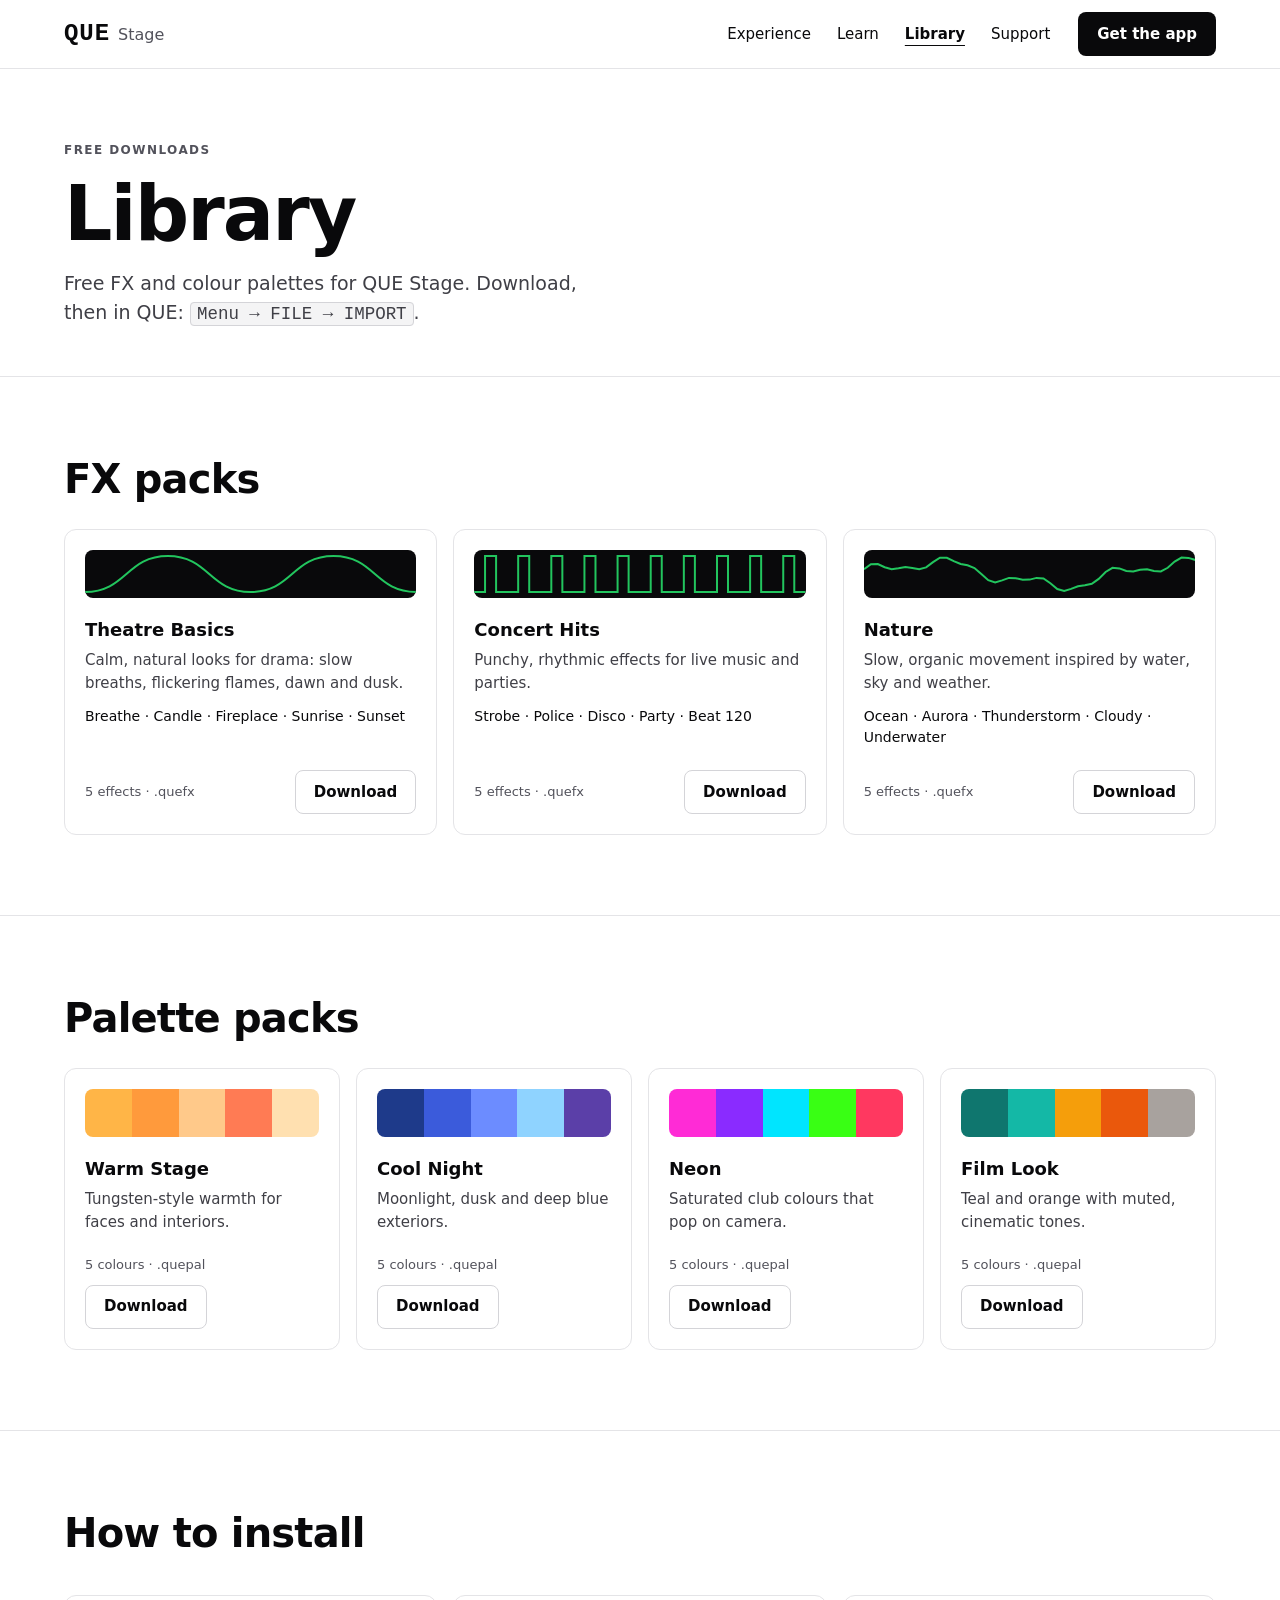
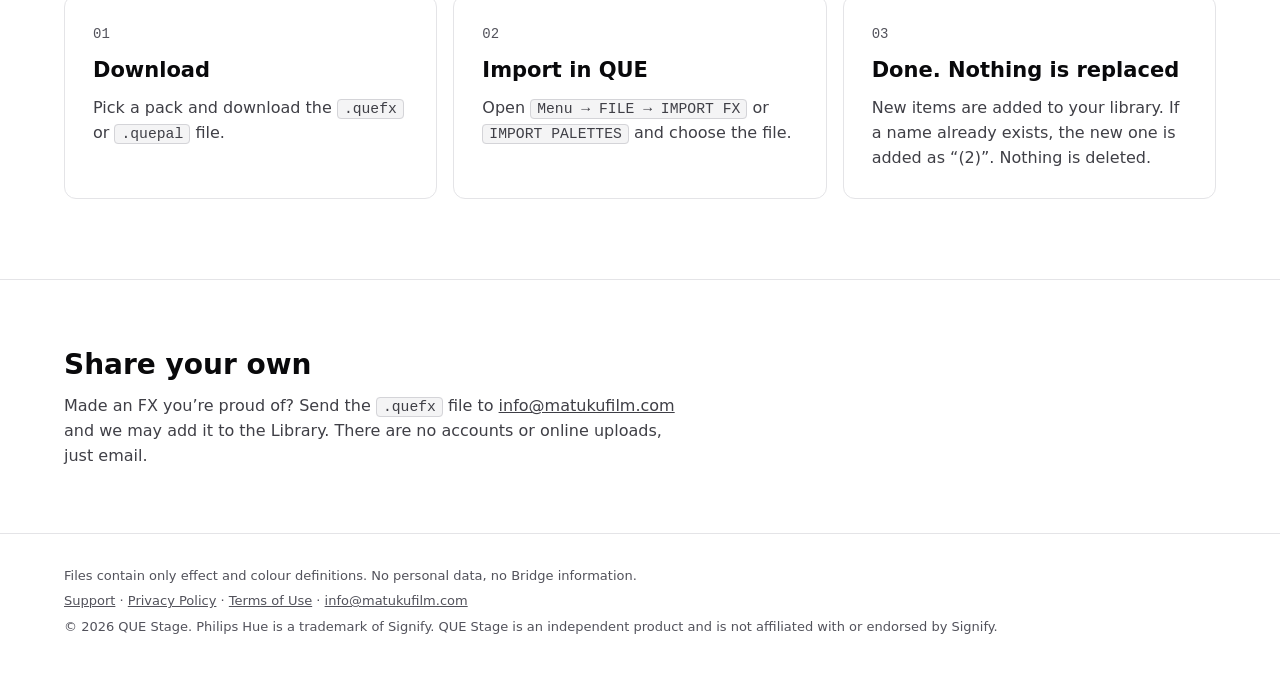
<file: library.html>
<!DOCTYPE html>
<html lang="en">
<head>
<meta charset="utf-8">
<meta name="viewport" content="width=device-width, initial-scale=1">
<title>Library | Free FX and palettes for QUE Stage</title>
<meta name="description" content="Free FX and colour palette packs for QUE Stage. Download a file and import it into the app.">
<link rel="canonical" href="https://questageapp.com/library.html">
<link rel="icon" href="/favicon.ico" sizes="48x48">
<link rel="icon" href="/assets/icons/favicon-96.png" type="image/png" sizes="96x96">
<link rel="apple-touch-icon" href="/apple-touch-icon.png">
<link rel="manifest" href="/site.webmanifest">
<meta name="apple-itunes-app" content="app-id=6815643874">
<meta name="theme-color" content="#ffffff">
<meta property="og:type" content="website">
<meta property="og:site_name" content="QUE Stage">
<meta property="og:title" content="Library | Free FX and palettes for QUE Stage">
<meta property="og:description" content="Free FX and colour palette packs for QUE Stage. Download a file and import it into the app.">
<meta property="og:url" content="https://questageapp.com/library.html">
<meta property="og:image" content="https://questageapp.com/assets/og-image.jpg">
<meta property="og:image:width" content="1200">
<meta property="og:image:height" content="630">
<meta property="og:image:alt" content="QUE Stage. Design complicated. Operate simple.">
<meta name="twitter:card" content="summary_large_image">
<link rel="stylesheet" href="assets/site.css">
</head>
<body>

<header class="site-head">
  <div class="wrap">
    <a class="wordmark" href="index.html" aria-label="QUE Stage home"><b>QUE</b><span>Stage</span></a>
    <nav aria-label="Main">
      <a href="experience.html">Experience</a>
      <a href="learn.html">Learn</a>
      <a href="library.html" aria-current="page">Library</a>
      <a href="support.html">Support</a>
    </nav>
    <a class="btn primary head-cta" href="index.html#get">Get the app</a>
  </div>
</header>

<main>
  <div class="wrap lib-hero">
    <p class="eyebrow">Free downloads</p>
    <h1 class="display">Library</h1>
    <p class="lead">Free FX and colour palettes for QUE Stage. Download, then in QUE: <span class="kbd">Menu → FILE → IMPORT</span>.</p>
  </div>

  <section class="band">
    <div class="wrap">
      <h2 class="section">FX packs</h2>
      <div class="cards">
      <article class="card">
        <svg class="wave" viewBox="0 0 240 48" preserveAspectRatio="none" aria-hidden="true"><path d="M0,42 C30,42 30,6 60,6 S90,42 120,42 S150,6 180,6 S210,42 240,42"/></svg>
        <h3>Theatre Basics</h3>
        <p>Calm, natural looks for drama: slow breaths, flickering flames, dawn and dusk.</p>
        <p class="items">Breathe · Candle · Fireplace · Sunrise · Sunset</p>
        <div class="meta"><span>5 effects · .quefx</span>
          <a class="btn outline" href="library/theatre-basics.quefx" download>Download</a></div>
      </article>
      <article class="card">
        <svg class="wave" viewBox="0 0 240 48" preserveAspectRatio="none" aria-hidden="true"><path d="M0,42 H8 V6 H16 V42 H32 V6 H40 V42 H56 V6 H64 V42 H80 V6 H88 V42 H104 V6 H112 V42 H128 V6 H136 V42 H152 V6 H160 V42 H176 V6 H184 V42 H200 V6 H208 V42 H224 V6 H232 V42 H240"/></svg>
        <h3>Concert Hits</h3>
        <p>Punchy, rhythmic effects for live music and parties.</p>
        <p class="items">Strobe · Police · Disco · Party · Beat 120</p>
        <div class="meta"><span>5 effects · .quefx</span>
          <a class="btn outline" href="library/concert-hits.quefx" download>Download</a></div>
      </article>
      <article class="card">
        <svg class="wave" viewBox="0 0 240 48" preserveAspectRatio="none" aria-hidden="true"><path d="M0,19.3 L5,14.2 L10,14.0 L15,17.2 L20,19.2 L25,18.3 L30,17.1 L35,18.0 L40,19.3 L45,17.4 L50,12.1 L55,7.7 L60,7.8 L65,11.2 L70,14.0 L75,15.3 L80,18.0 L85,23.9 L90,30.2 L95,32.5 L100,30.4 L105,27.9 L110,28.2 L115,29.8 L120,29.6 L125,27.9 L130,28.5 L135,33.3 L140,39.0 L145,41.0 L150,38.9 L155,36.3 L160,35.3 L165,33.8 L170,28.9 L175,22.0 L180,17.8 L185,18.4 L190,21.0 L195,21.4 L200,19.8 L205,19.2 L210,20.9 L215,21.5 L220,17.8 L225,11.6 L230,7.6 L235,7.9 L240,10.0"/></svg>
        <h3>Nature</h3>
        <p>Slow, organic movement inspired by water, sky and weather.</p>
        <p class="items">Ocean · Aurora · Thunderstorm · Cloudy · Underwater</p>
        <div class="meta"><span>5 effects · .quefx</span>
          <a class="btn outline" href="library/nature.quefx" download>Download</a></div>
      </article>
    </div>
    </div>
  </section>

  <section class="band">
    <div class="wrap">
      <h2 class="section">Palette packs</h2>
      <div class="cards pal">
      <article class="card">
        <div class="swatches" aria-hidden="true"><span style="background:#ffb547"></span><span style="background:#ff9a3c"></span><span style="background:#ffc98a"></span><span style="background:#ff7b54"></span><span style="background:#ffe0b0"></span></div>
        <h3>Warm Stage</h3>
        <p>Tungsten-style warmth for faces and interiors.</p>
        <div class="meta"><span>5 colours · .quepal</span>
          <a class="btn outline" href="library/warm-stage.quepal" download>Download</a></div>
      </article>
      <article class="card">
        <div class="swatches" aria-hidden="true"><span style="background:#1e3a8a"></span><span style="background:#3b5bdb"></span><span style="background:#6c8cff"></span><span style="background:#8fd3ff"></span><span style="background:#5b3fa8"></span></div>
        <h3>Cool Night</h3>
        <p>Moonlight, dusk and deep blue exteriors.</p>
        <div class="meta"><span>5 colours · .quepal</span>
          <a class="btn outline" href="library/cool-night.quepal" download>Download</a></div>
      </article>
      <article class="card">
        <div class="swatches" aria-hidden="true"><span style="background:#ff2bd6"></span><span style="background:#8a2bff"></span><span style="background:#00e5ff"></span><span style="background:#39ff14"></span><span style="background:#ff3860"></span></div>
        <h3>Neon</h3>
        <p>Saturated club colours that pop on camera.</p>
        <div class="meta"><span>5 colours · .quepal</span>
          <a class="btn outline" href="library/neon.quepal" download>Download</a></div>
      </article>
      <article class="card">
        <div class="swatches" aria-hidden="true"><span style="background:#0f766e"></span><span style="background:#14b8a6"></span><span style="background:#f59e0b"></span><span style="background:#ea580c"></span><span style="background:#a8a29e"></span></div>
        <h3>Film Look</h3>
        <p>Teal and orange with muted, cinematic tones.</p>
        <div class="meta"><span>5 colours · .quepal</span>
          <a class="btn outline" href="library/film-look.quepal" download>Download</a></div>
      </article>
    </div>
    </div>
  </section>

  <section class="band">
    <div class="wrap">
      <h2 class="section">How to install</h2>
      <div class="steps3">
        <div><span class="mono">01</span><h3>Download</h3><p>Pick a pack and download the <span class="kbd">.quefx</span> or <span class="kbd">.quepal</span> file.</p></div>
        <div><span class="mono">02</span><h3>Import in QUE</h3><p>Open <span class="kbd">Menu → FILE → IMPORT FX</span> or <span class="kbd">IMPORT PALETTES</span> and choose the file.</p></div>
        <div><span class="mono">03</span><h3>Done. Nothing is replaced</h3><p>New items are added to your library. If a name already exists, the new one is added as “(2)”. Nothing is deleted.</p></div>
      </div>
    </div>
  </section>

  <section class="band">
    <div class="wrap row-cta" style="padding-top:64px;padding-bottom:64px">
      <div>
        <h2>Share your own</h2>
        <p>Made an FX you’re proud of? Send the <span class="kbd">.quefx</span> file to <a href="mailto:info@matukufilm.com">info@matukufilm.com</a> and we may add it to the Library. There are no accounts or online uploads, just email.</p>
      </div>
    </div>
  </section>
</main>

<footer class="site-foot">
  <div class="wrap">
    <p>Files contain only effect and colour definitions. No personal data, no Bridge information.</p>
    <p><a href="support.html">Support</a> · <a href="privacy.html">Privacy Policy</a> · <a href="terms.html">Terms of Use</a> · <a href="mailto:info@matukufilm.com">info@matukufilm.com</a></p>
    <p>© 2026 QUE Stage. Philips Hue is a trademark of Signify. QUE Stage is an independent product and is not affiliated with or endorsed by Signify.</p>
  </div>
</footer>
</body>
</html>
</file>
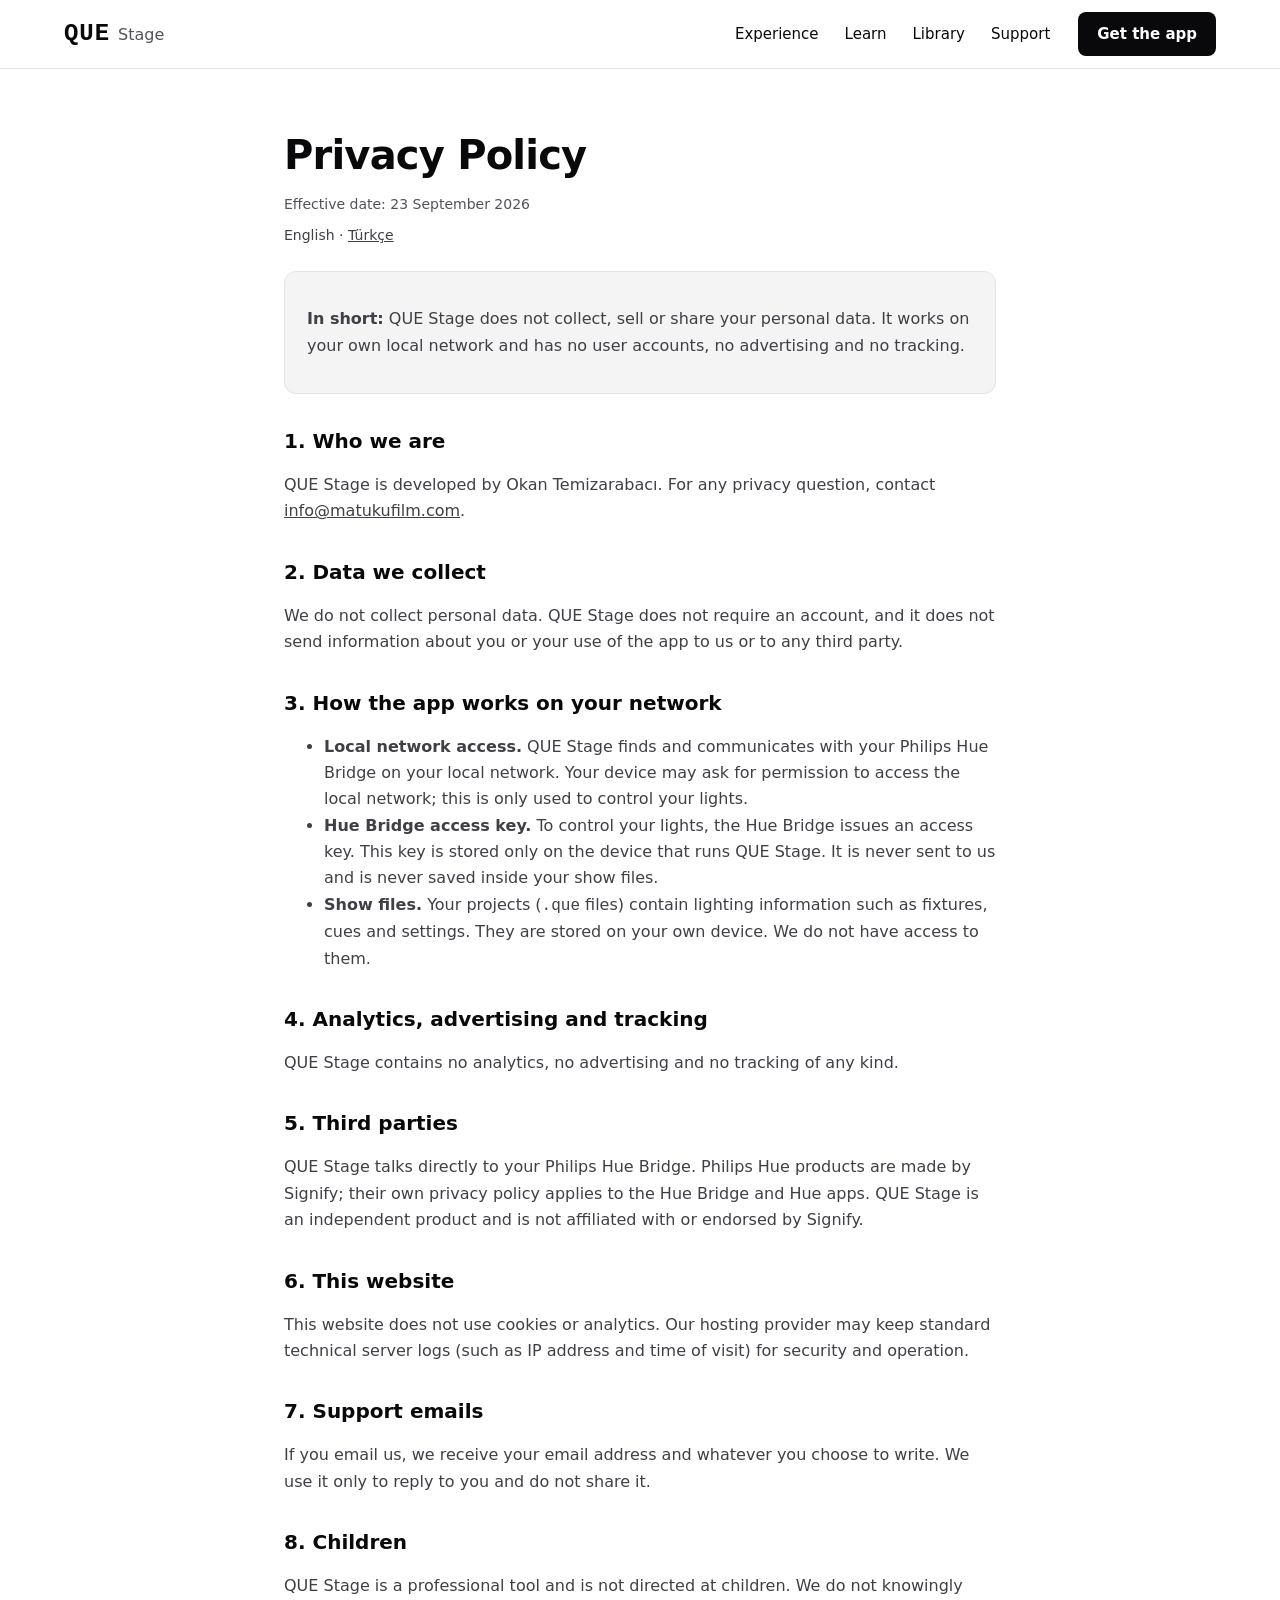
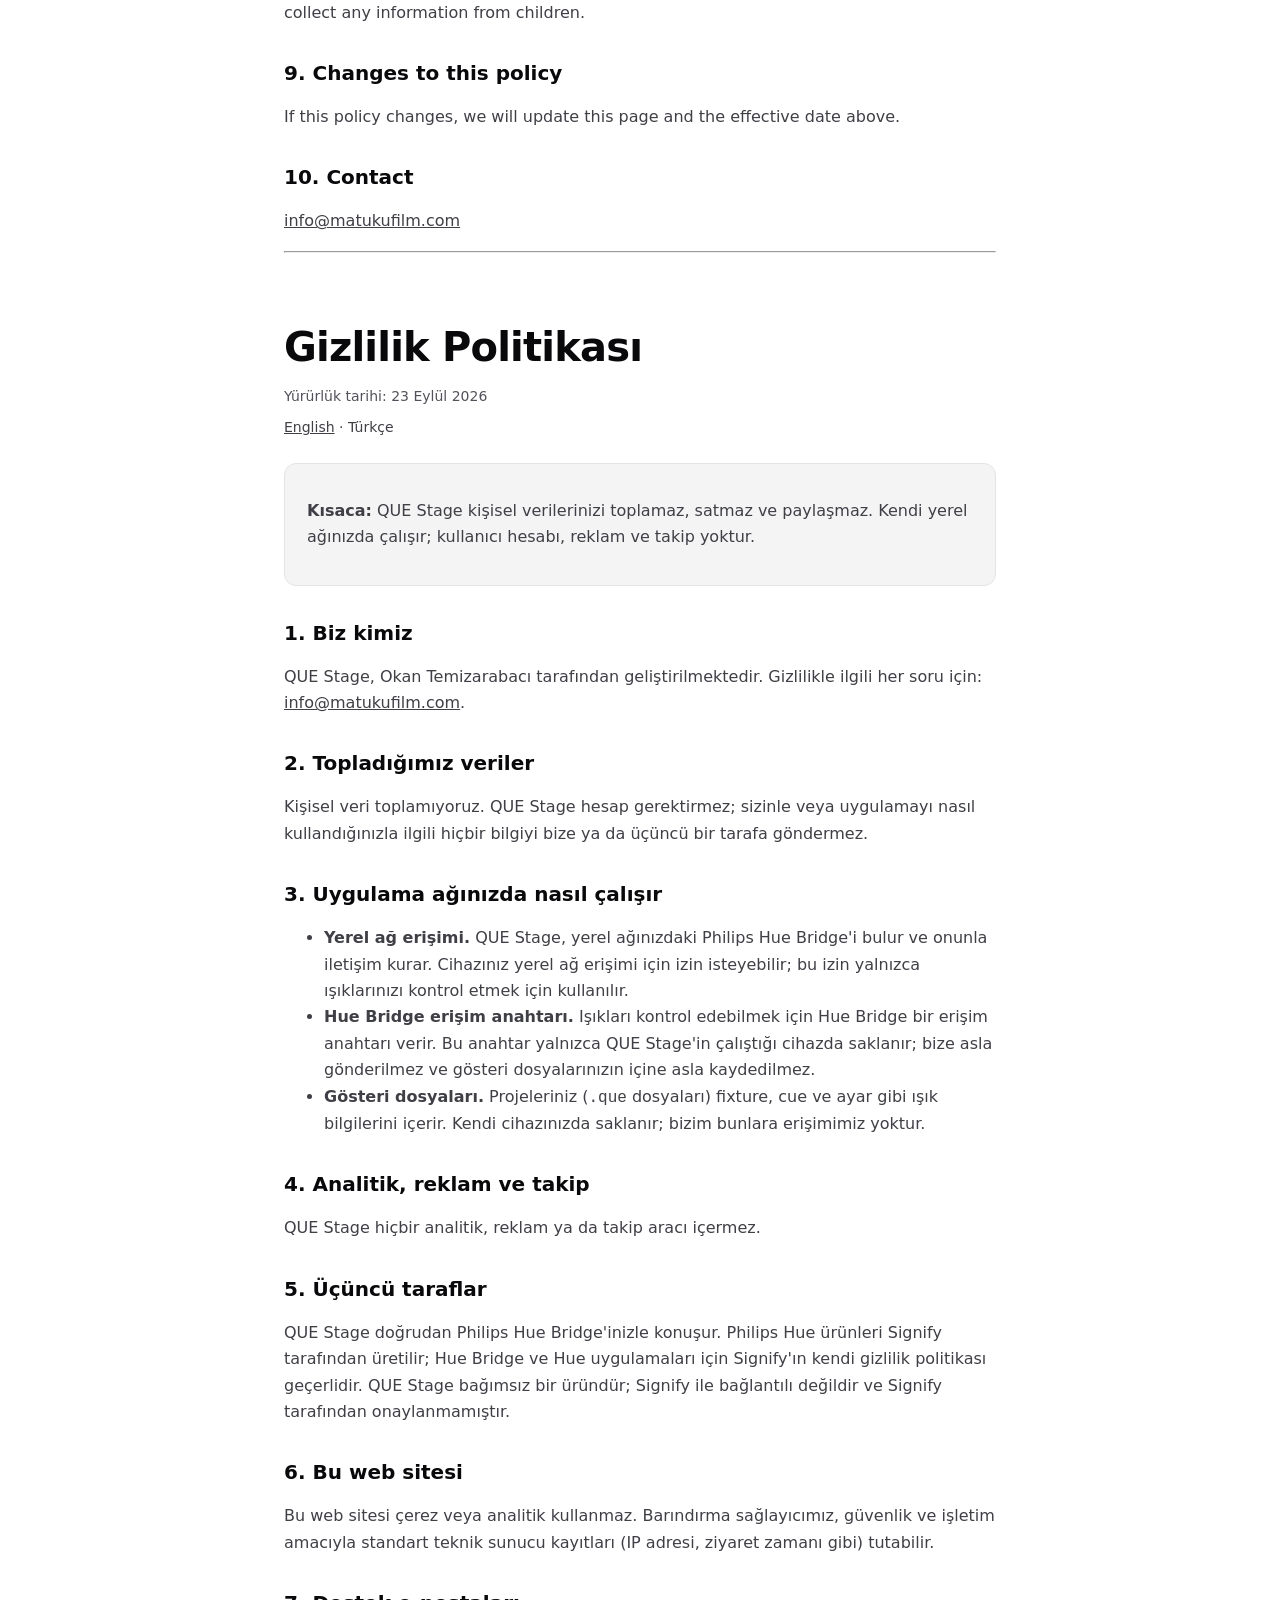
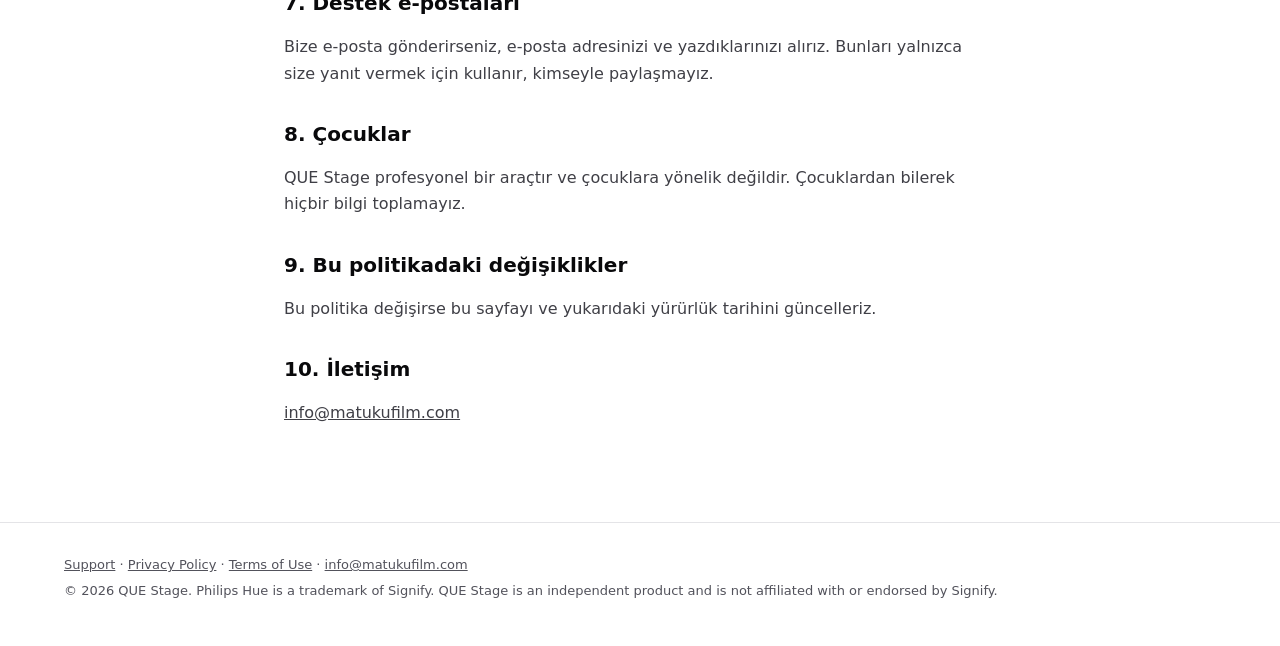
<file: privacy.html>
<!DOCTYPE html>
<html lang="en">
<head>
<meta charset="utf-8">
<meta name="viewport" content="width=device-width, initial-scale=1">
<title>Privacy Policy | QUE Stage</title>
<meta name="description" content="QUE Stage does not collect, sell or share your personal data. No accounts, no analytics, no tracking.">
<link rel="canonical" href="https://questageapp.com/privacy.html">
<link rel="icon" href="/favicon.ico" sizes="48x48">
<link rel="icon" href="/assets/icons/favicon-96.png" type="image/png" sizes="96x96">
<link rel="apple-touch-icon" href="/apple-touch-icon.png">
<link rel="manifest" href="/site.webmanifest">
<meta name="apple-itunes-app" content="app-id=6815643874">
<meta name="theme-color" content="#ffffff">
<meta property="og:type" content="website">
<meta property="og:site_name" content="QUE Stage">
<meta property="og:title" content="Privacy Policy | QUE Stage">
<meta property="og:description" content="QUE Stage does not collect, sell or share your personal data. No accounts, no analytics, no tracking.">
<meta property="og:url" content="https://questageapp.com/privacy.html">
<meta property="og:image" content="https://questageapp.com/assets/og-image.jpg">
<meta property="og:image:width" content="1200">
<meta property="og:image:height" content="630">
<meta property="og:image:alt" content="QUE Stage. Design complicated. Operate simple.">
<meta name="twitter:card" content="summary_large_image">
<link rel="stylesheet" href="assets/site.css">
</head>
<body>

<header class="site-head">
  <div class="wrap">
    <a class="wordmark" href="index.html" aria-label="QUE Stage home"><b>QUE</b><span>Stage</span></a>
    <nav aria-label="Main">
      <a href="experience.html">Experience</a>
      <a href="learn.html">Learn</a>
      <a href="library.html">Library</a>
      <a href="support.html">Support</a>
    </nav>
    <a class="btn primary head-cta" href="index.html#get">Get the app</a>
  </div>
</header>

<main class="wrap legal">

  <!-- ============ ENGLISH ============ -->
  <article id="en" lang="en">
    <h1>Privacy Policy</h1>
    <p class="date">Effective date: 23 September 2026</p>
    <p class="langs">English · <a href="#tr">Türkçe</a></p>

    <div class="summary">
      <p><strong>In short:</strong> QUE Stage does not collect, sell or share your personal data. It works on your own local network and has no user accounts, no advertising and no tracking.</p>
    </div>

    <h2>1. Who we are</h2>
    <p>QUE Stage is developed by Okan Temizarabacı. For any privacy question, contact <a href="mailto:info@matukufilm.com">info@matukufilm.com</a>.</p>

    <h2>2. Data we collect</h2>
    <p>We do not collect personal data. QUE Stage does not require an account, and it does not send information about you or your use of the app to us or to any third party.</p>

    <h2>3. How the app works on your network</h2>
    <ul>
      <li><strong>Local network access.</strong> QUE Stage finds and communicates with your Philips Hue Bridge on your local network. Your device may ask for permission to access the local network; this is only used to control your lights.</li>
      <li><strong>Hue Bridge access key.</strong> To control your lights, the Hue Bridge issues an access key. This key is stored only on the device that runs QUE Stage. It is never sent to us and is never saved inside your show files.</li>
      <li><strong>Show files.</strong> Your projects (<code>.que</code> files) contain lighting information such as fixtures, cues and settings. They are stored on your own device. We do not have access to them.</li>
    </ul>

    <h2>4. Analytics, advertising and tracking</h2>
    <p>QUE Stage contains no analytics, no advertising and no tracking of any kind.</p>

    <h2>5. Third parties</h2>
    <p>QUE Stage talks directly to your Philips Hue Bridge. Philips Hue products are made by Signify; their own privacy policy applies to the Hue Bridge and Hue apps. QUE Stage is an independent product and is not affiliated with or endorsed by Signify.</p>

    <h2>6. This website</h2>
    <p>This website does not use cookies or analytics. Our hosting provider may keep standard technical server logs (such as IP address and time of visit) for security and operation.</p>

    <h2>7. Support emails</h2>
    <p>If you email us, we receive your email address and whatever you choose to write. We use it only to reply to you and do not share it.</p>

    <h2>8. Children</h2>
    <p>QUE Stage is a professional tool and is not directed at children. We do not knowingly collect any information from children.</p>

    <h2>9. Changes to this policy</h2>
    <p>If this policy changes, we will update this page and the effective date above.</p>

    <h2>10. Contact</h2>
    <p><a href="mailto:info@matukufilm.com">info@matukufilm.com</a></p>
  </article>

  <hr>

  <!-- ============ TÜRKÇE ============ -->
  <article id="tr" lang="tr">
    <h1>Gizlilik Politikası</h1>
    <p class="date">Yürürlük tarihi: 23 Eylül 2026</p>
    <p class="langs"><a href="#en">English</a> · Türkçe</p>

    <div class="summary">
      <p><strong>Kısaca:</strong> QUE Stage kişisel verilerinizi toplamaz, satmaz ve paylaşmaz. Kendi yerel ağınızda çalışır; kullanıcı hesabı, reklam ve takip yoktur.</p>
    </div>

    <h2>1. Biz kimiz</h2>
    <p>QUE Stage, Okan Temizarabacı tarafından geliştirilmektedir. Gizlilikle ilgili her soru için: <a href="mailto:info@matukufilm.com">info@matukufilm.com</a>.</p>

    <h2>2. Topladığımız veriler</h2>
    <p>Kişisel veri toplamıyoruz. QUE Stage hesap gerektirmez; sizinle veya uygulamayı nasıl kullandığınızla ilgili hiçbir bilgiyi bize ya da üçüncü bir tarafa göndermez.</p>

    <h2>3. Uygulama ağınızda nasıl çalışır</h2>
    <ul>
      <li><strong>Yerel ağ erişimi.</strong> QUE Stage, yerel ağınızdaki Philips Hue Bridge'i bulur ve onunla iletişim kurar. Cihazınız yerel ağ erişimi için izin isteyebilir; bu izin yalnızca ışıklarınızı kontrol etmek için kullanılır.</li>
      <li><strong>Hue Bridge erişim anahtarı.</strong> Işıkları kontrol edebilmek için Hue Bridge bir erişim anahtarı verir. Bu anahtar yalnızca QUE Stage'in çalıştığı cihazda saklanır; bize asla gönderilmez ve gösteri dosyalarınızın içine asla kaydedilmez.</li>
      <li><strong>Gösteri dosyaları.</strong> Projeleriniz (<code>.que</code> dosyaları) fixture, cue ve ayar gibi ışık bilgilerini içerir. Kendi cihazınızda saklanır; bizim bunlara erişimimiz yoktur.</li>
    </ul>

    <h2>4. Analitik, reklam ve takip</h2>
    <p>QUE Stage hiçbir analitik, reklam ya da takip aracı içermez.</p>

    <h2>5. Üçüncü taraflar</h2>
    <p>QUE Stage doğrudan Philips Hue Bridge'inizle konuşur. Philips Hue ürünleri Signify tarafından üretilir; Hue Bridge ve Hue uygulamaları için Signify'ın kendi gizlilik politikası geçerlidir. QUE Stage bağımsız bir üründür; Signify ile bağlantılı değildir ve Signify tarafından onaylanmamıştır.</p>

    <h2>6. Bu web sitesi</h2>
    <p>Bu web sitesi çerez veya analitik kullanmaz. Barındırma sağlayıcımız, güvenlik ve işletim amacıyla standart teknik sunucu kayıtları (IP adresi, ziyaret zamanı gibi) tutabilir.</p>

    <h2>7. Destek e-postaları</h2>
    <p>Bize e-posta gönderirseniz, e-posta adresinizi ve yazdıklarınızı alırız. Bunları yalnızca size yanıt vermek için kullanır, kimseyle paylaşmayız.</p>

    <h2>8. Çocuklar</h2>
    <p>QUE Stage profesyonel bir araçtır ve çocuklara yönelik değildir. Çocuklardan bilerek hiçbir bilgi toplamayız.</p>

    <h2>9. Bu politikadaki değişiklikler</h2>
    <p>Bu politika değişirse bu sayfayı ve yukarıdaki yürürlük tarihini güncelleriz.</p>

    <h2>10. İletişim</h2>
    <p><a href="mailto:info@matukufilm.com">info@matukufilm.com</a></p>
  </article>
</main>

<footer class="site-foot">
  <div class="wrap">
    <p><a href="support.html">Support</a> · <a href="privacy.html">Privacy Policy</a> · <a href="terms.html">Terms of Use</a> · <a href="mailto:info@matukufilm.com">info@matukufilm.com</a></p>
    <p>© 2026 QUE Stage. Philips Hue is a trademark of Signify. QUE Stage is an independent product and is not affiliated with or endorsed by Signify.</p>
  </div>
</footer>
</body>
</html>
</file>
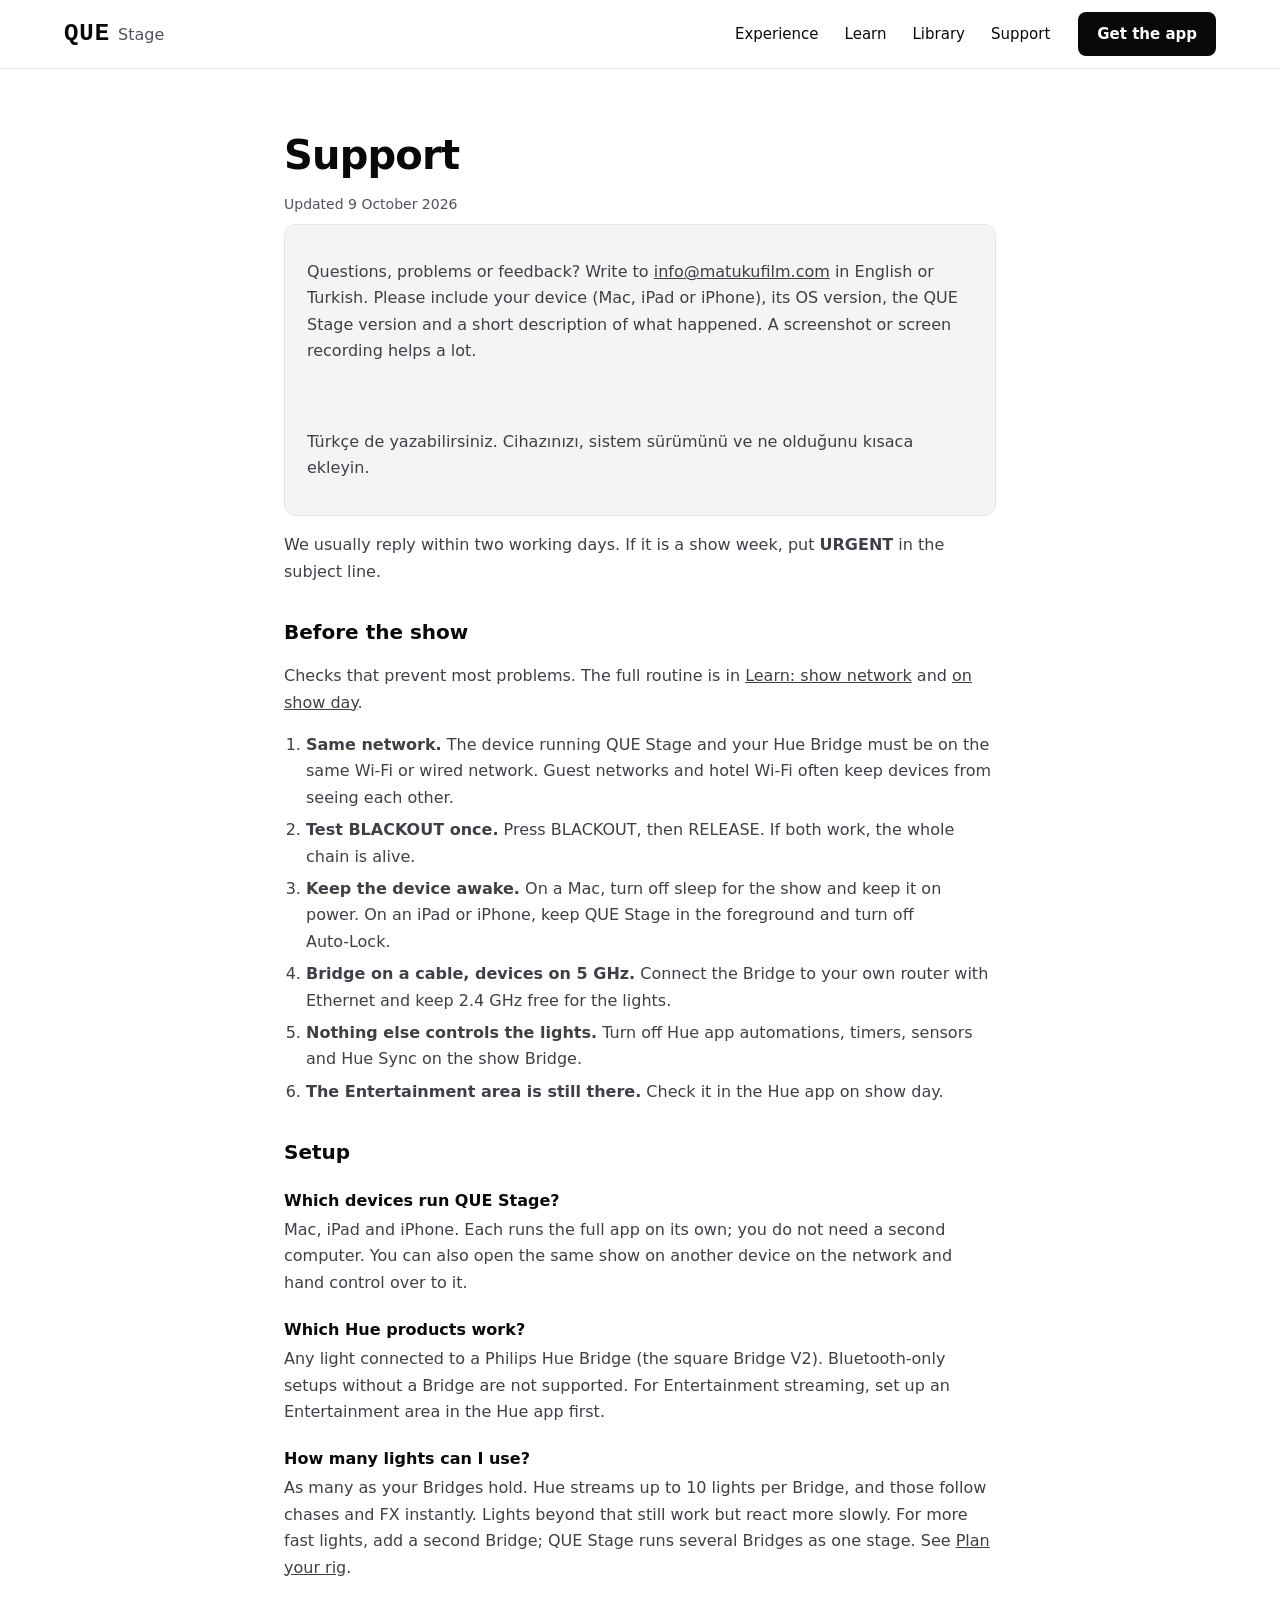
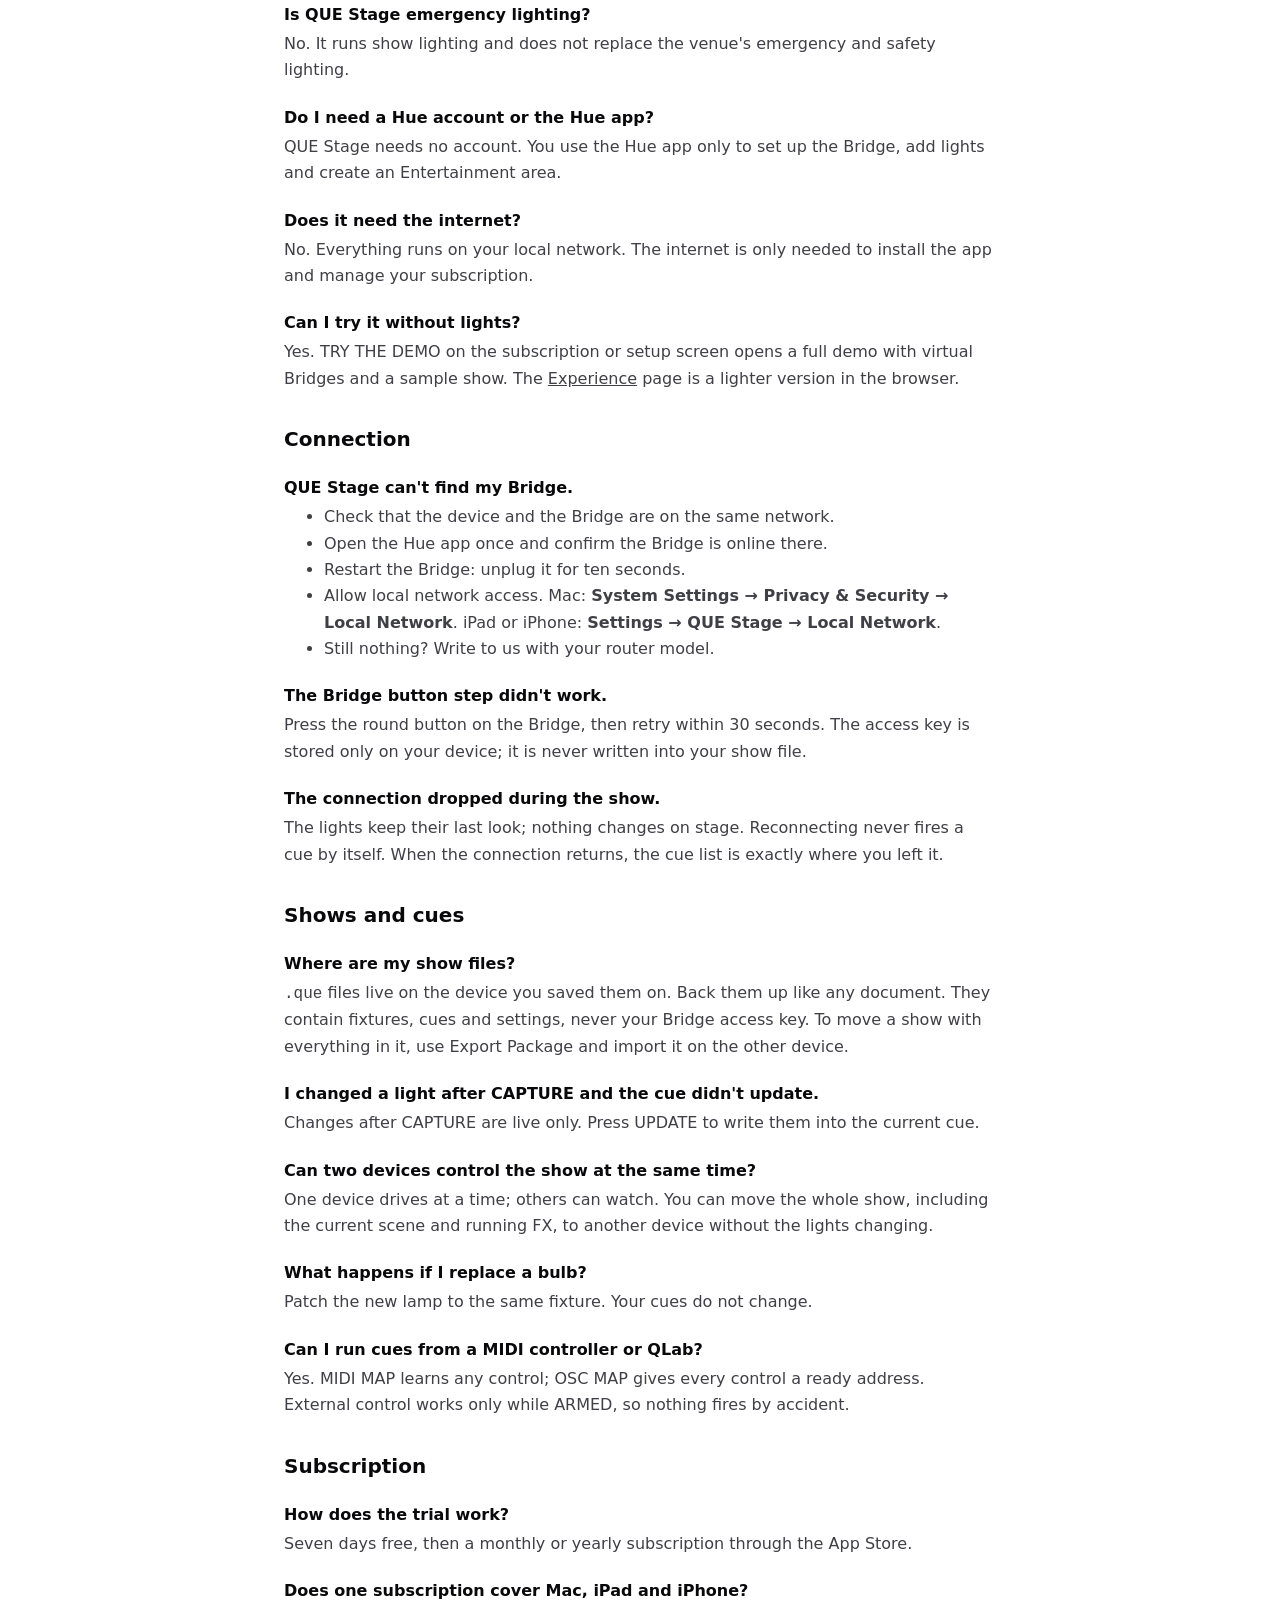
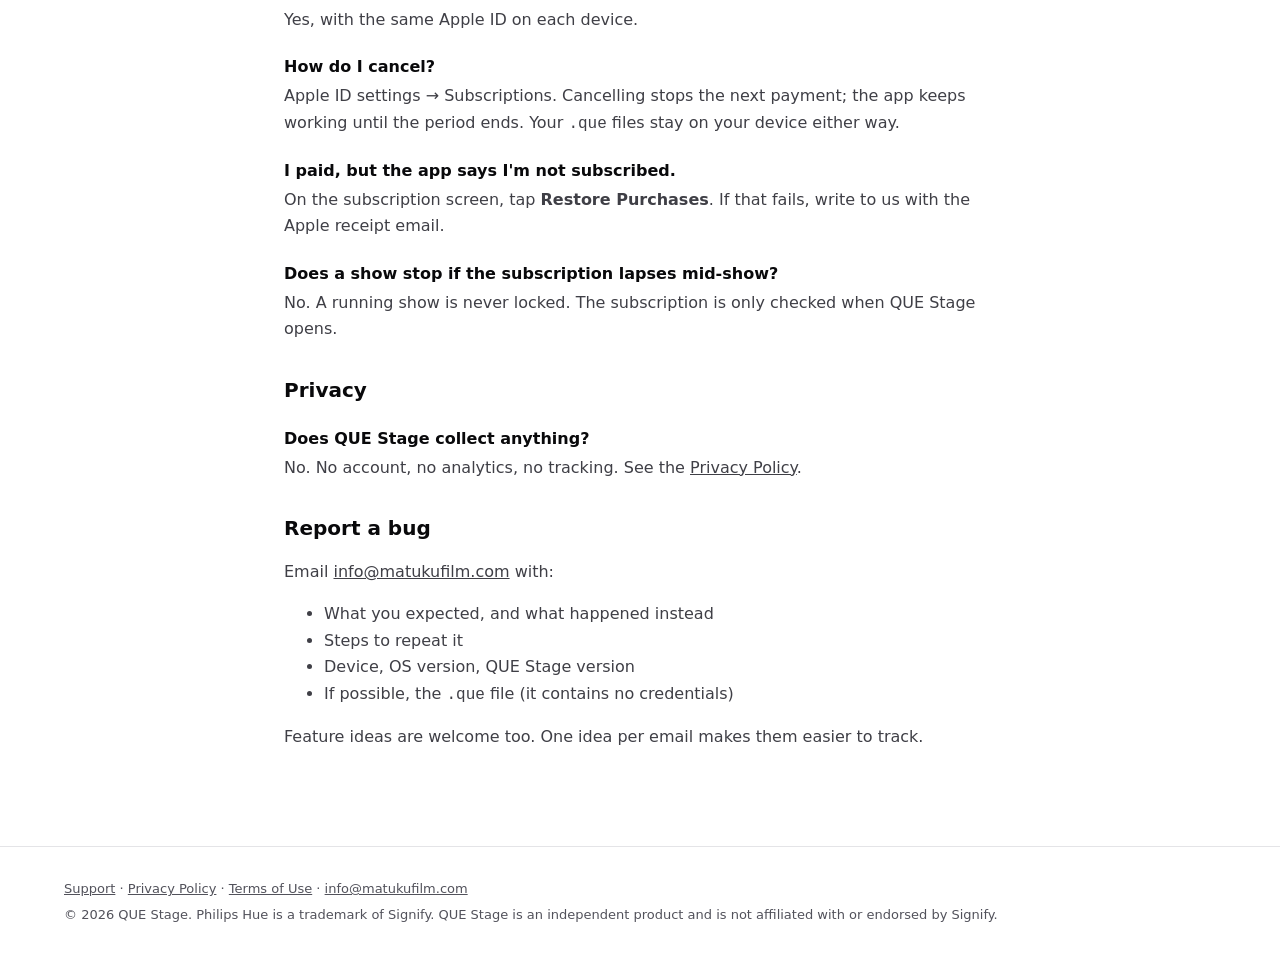
<file: support.html>
<!DOCTYPE html>
<html lang="en">
<head>
<meta charset="utf-8">
<meta name="viewport" content="width=device-width, initial-scale=1">
<title>Support | QUE Stage</title>
<meta name="description" content="QUE Stage support: contact, pre-show checks and answers to common questions about Hue Bridge connection, cues, subscriptions and privacy.">
<link rel="canonical" href="https://questageapp.com/support.html">
<link rel="icon" href="/favicon.ico" sizes="48x48">
<link rel="icon" href="/assets/icons/favicon-96.png" type="image/png" sizes="96x96">
<link rel="apple-touch-icon" href="/apple-touch-icon.png">
<link rel="manifest" href="/site.webmanifest">
<meta name="apple-itunes-app" content="app-id=6815643874">
<meta name="theme-color" content="#ffffff">
<meta property="og:type" content="website">
<meta property="og:site_name" content="QUE Stage">
<meta property="og:title" content="Support | QUE Stage">
<meta property="og:description" content="QUE Stage support: contact, pre-show checks and answers to common questions about Hue Bridge connection, cues, subscriptions and privacy.">
<meta property="og:url" content="https://questageapp.com/support.html">
<meta property="og:image" content="https://questageapp.com/assets/og-image.jpg">
<meta property="og:image:width" content="1200">
<meta property="og:image:height" content="630">
<meta property="og:image:alt" content="QUE Stage. Design complicated. Operate simple.">
<meta name="twitter:card" content="summary_large_image">
<link rel="stylesheet" href="assets/site.css">
<style>
  /* FAQ-only styles; everything else comes from .legal */
  .legal h3 { font-size: 16px; font-weight: 600; margin: 22px 0 4px; color: var(--text); }
  .legal h3 + p, .legal h3 + ul { margin-top: 0; }
  .legal ol { padding-left: 22px; }
  .legal ol li { margin-bottom: 6px; }
</style>
</head>
<body>

<header class="site-head">
  <div class="wrap">
    <a class="wordmark" href="index.html" aria-label="QUE Stage home"><b>QUE</b><span>Stage</span></a>
    <nav aria-label="Main">
      <a href="experience.html">Experience</a>
      <a href="learn.html">Learn</a>
      <a href="library.html">Library</a>
      <a href="support.html">Support</a>
    </nav>
    <a class="btn primary head-cta" href="index.html#get">Get the app</a>
  </div>
</header>

<main class="wrap legal">
  <article>
    <h1>Support</h1>
    <p class="date">Updated 9 October 2026</p>

    <div class="summary">
      <p>Questions, problems or feedback? Write to <a href="mailto:info@matukufilm.com">info@matukufilm.com</a> in English or Turkish. Please include your device (Mac, iPad or iPhone), its OS version, the QUE Stage version and a short description of what happened. A screenshot or screen recording helps a lot.</p>
      <p lang="tr">Türkçe de yazabilirsiniz. Cihazınızı, sistem sürümünü ve ne olduğunu kısaca ekleyin.</p>
    </div>
    <p>We usually reply within two working days. If it is a show week, put <strong>URGENT</strong> in the subject line.</p>

    <h2>Before the show</h2>
    <p>Checks that prevent most problems. The full routine is in <a href="learn.html#show-network">Learn: show network</a> and <a href="learn.html#show-day">on show day</a>.</p>
    <ol>
      <li><strong>Same network.</strong> The device running QUE Stage and your Hue Bridge must be on the same Wi‑Fi or wired network. Guest networks and hotel Wi‑Fi often keep devices from seeing each other.</li>
      <li><strong>Test BLACKOUT once.</strong> Press BLACKOUT, then RELEASE. If both work, the whole chain is alive.</li>
      <li><strong>Keep the device awake.</strong> On a Mac, turn off sleep for the show and keep it on power. On an iPad or iPhone, keep QUE Stage in the foreground and turn off Auto‑Lock.</li>
      <li><strong>Bridge on a cable, devices on 5 GHz.</strong> Connect the Bridge to your own router with Ethernet and keep 2.4 GHz free for the lights.</li>
      <li><strong>Nothing else controls the lights.</strong> Turn off Hue app automations, timers, sensors and Hue Sync on the show Bridge.</li>
      <li><strong>The Entertainment area is still there.</strong> Check it in the Hue app on show day.</li>
    </ol>

    <h2>Setup</h2>

    <h3>Which devices run QUE Stage?</h3>
    <p>Mac, iPad and iPhone. Each runs the full app on its own; you do not need a second computer. You can also open the same show on another device on the network and hand control over to it.</p>

    <h3>Which Hue products work?</h3>
    <p>Any light connected to a Philips Hue Bridge (the square Bridge V2). Bluetooth‑only setups without a Bridge are not supported. For Entertainment streaming, set up an Entertainment area in the Hue app first.</p>

    <h3>How many lights can I use?</h3>
    <p>As many as your Bridges hold. Hue streams up to 10 lights per Bridge, and those follow chases and FX instantly. Lights beyond that still work but react more slowly. For more fast lights, add a second Bridge; QUE Stage runs several Bridges as one stage. See <a href="learn.html#rig">Plan your rig</a>.</p>

    <h3>Is QUE Stage emergency lighting?</h3>
    <p>No. It runs show lighting and does not replace the venue's emergency and safety lighting.</p>

    <h3>Do I need a Hue account or the Hue app?</h3>
    <p>QUE Stage needs no account. You use the Hue app only to set up the Bridge, add lights and create an Entertainment area.</p>

    <h3>Does it need the internet?</h3>
    <p>No. Everything runs on your local network. The internet is only needed to install the app and manage your subscription.</p>

    <h3>Can I try it without lights?</h3>
    <p>Yes. TRY THE DEMO on the subscription or setup screen opens a full demo with virtual Bridges and a sample show. The <a href="experience.html">Experience</a> page is a lighter version in the browser.</p>

    <h2>Connection</h2>

    <h3>QUE Stage can't find my Bridge.</h3>
    <ul>
      <li>Check that the device and the Bridge are on the same network.</li>
      <li>Open the Hue app once and confirm the Bridge is online there.</li>
      <li>Restart the Bridge: unplug it for ten seconds.</li>
      <li>Allow local network access. Mac: <strong>System Settings → Privacy &amp; Security → Local Network</strong>. iPad or iPhone: <strong>Settings → QUE Stage → Local Network</strong>.</li>
      <li>Still nothing? Write to us with your router model.</li>
    </ul>

    <h3>The Bridge button step didn't work.</h3>
    <p>Press the round button on the Bridge, then retry within 30 seconds. The access key is stored only on your device; it is never written into your show file.</p>

    <h3>The connection dropped during the show.</h3>
    <p>The lights keep their last look; nothing changes on stage. Reconnecting never fires a cue by itself. When the connection returns, the cue list is exactly where you left it.</p>

    <h2>Shows and cues</h2>

    <h3>Where are my show files?</h3>
    <p><code>.que</code> files live on the device you saved them on. Back them up like any document. They contain fixtures, cues and settings, never your Bridge access key. To move a show with everything in it, use Export Package and import it on the other device.</p>

    <h3>I changed a light after CAPTURE and the cue didn't update.</h3>
    <p>Changes after CAPTURE are live only. Press UPDATE to write them into the current cue.</p>

    <h3>Can two devices control the show at the same time?</h3>
    <p>One device drives at a time; others can watch. You can move the whole show, including the current scene and running FX, to another device without the lights changing.</p>

    <h3>What happens if I replace a bulb?</h3>
    <p>Patch the new lamp to the same fixture. Your cues do not change.</p>

    <h3>Can I run cues from a MIDI controller or QLab?</h3>
    <p>Yes. MIDI MAP learns any control; OSC MAP gives every control a ready address. External control works only while ARMED, so nothing fires by accident.</p>

    <h2>Subscription</h2>

    <h3>How does the trial work?</h3>
    <p>Seven days free, then a monthly or yearly subscription through the App Store.</p>

    <h3>Does one subscription cover Mac, iPad and iPhone?</h3>
    <p>Yes, with the same Apple ID on each device.</p>

    <h3>How do I cancel?</h3>
    <p>Apple ID settings → Subscriptions. Cancelling stops the next payment; the app keeps working until the period ends. Your <code>.que</code> files stay on your device either way.</p>

    <h3>I paid, but the app says I'm not subscribed.</h3>
    <p>On the subscription screen, tap <strong>Restore Purchases</strong>. If that fails, write to us with the Apple receipt email.</p>

    <h3>Does a show stop if the subscription lapses mid‑show?</h3>
    <p>No. A running show is never locked. The subscription is only checked when QUE Stage opens.</p>

    <h2>Privacy</h2>

    <h3>Does QUE Stage collect anything?</h3>
    <p>No. No account, no analytics, no tracking. See the <a href="privacy.html">Privacy Policy</a>.</p>

    <h2>Report a bug</h2>
    <p>Email <a href="mailto:info@matukufilm.com">info@matukufilm.com</a> with:</p>
    <ul>
      <li>What you expected, and what happened instead</li>
      <li>Steps to repeat it</li>
      <li>Device, OS version, QUE Stage version</li>
      <li>If possible, the <code>.que</code> file (it contains no credentials)</li>
    </ul>
    <p>Feature ideas are welcome too. One idea per email makes them easier to track.</p>
  </article>
</main>

<footer class="site-foot">
  <div class="wrap">
    <p><a href="support.html">Support</a> · <a href="privacy.html">Privacy Policy</a> · <a href="terms.html">Terms of Use</a> · <a href="mailto:info@matukufilm.com">info@matukufilm.com</a></p>
    <p>© 2026 QUE Stage. Philips Hue is a trademark of Signify. QUE Stage is an independent product and is not affiliated with or endorsed by Signify.</p>
  </div>
</footer>
</body>
</html>
</file>
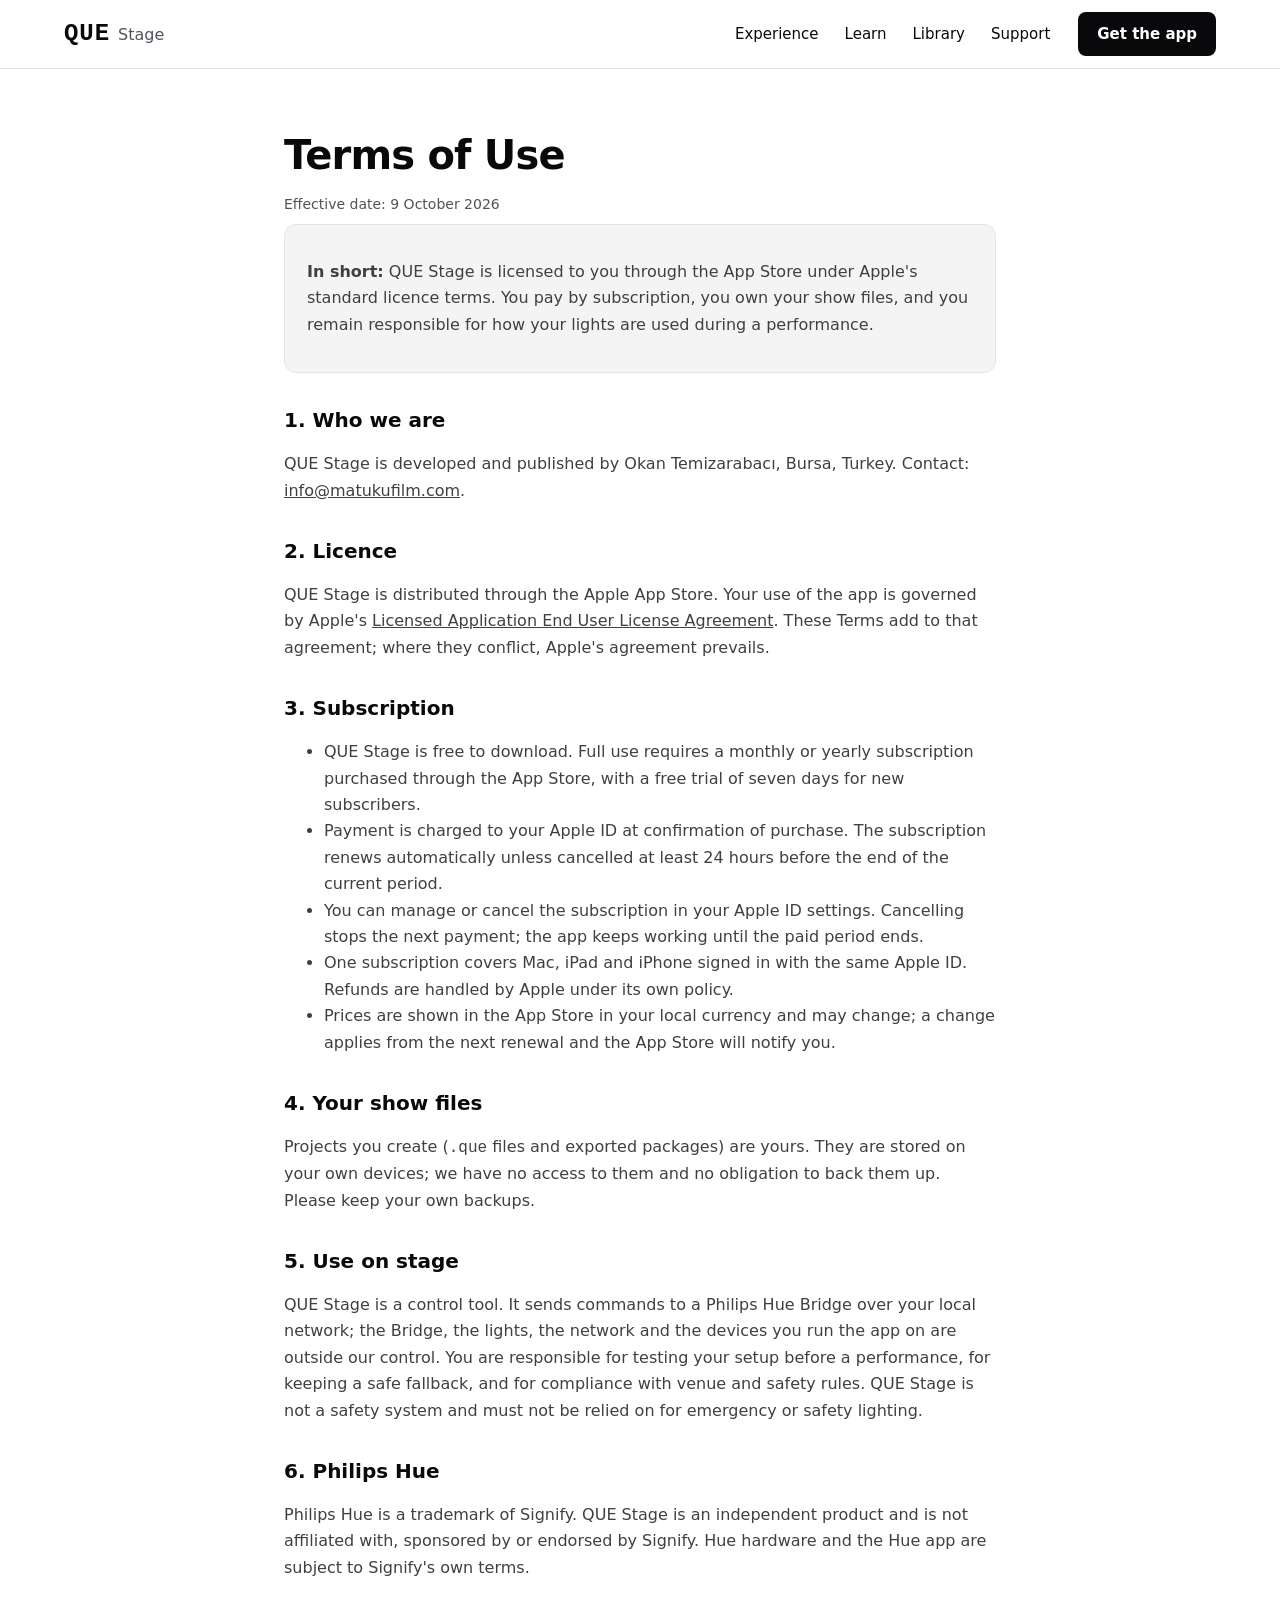
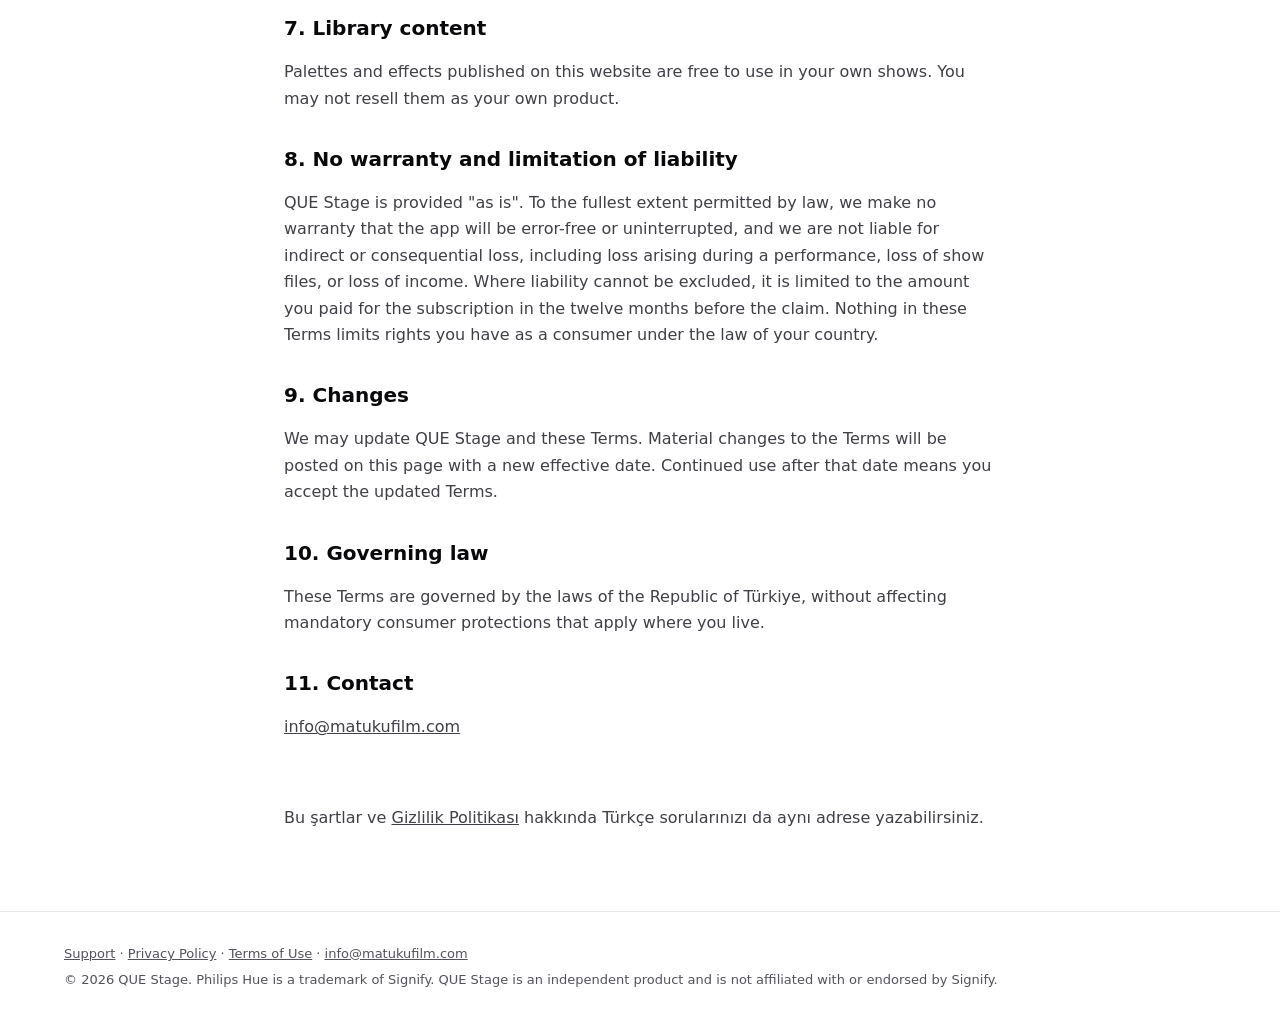
<file: terms.html>
<!DOCTYPE html>
<html lang="en">
<head>
<meta charset="utf-8">
<meta name="viewport" content="width=device-width, initial-scale=1">
<title>Terms of Use | QUE Stage</title>
<meta name="description" content="Terms of Use for QUE Stage: subscription, licence, stage use and limitations.">
<link rel="canonical" href="https://questageapp.com/terms.html">
<link rel="icon" href="/favicon.ico" sizes="48x48">
<link rel="icon" href="/assets/icons/favicon-96.png" type="image/png" sizes="96x96">
<link rel="apple-touch-icon" href="/apple-touch-icon.png">
<link rel="manifest" href="/site.webmanifest">
<meta name="apple-itunes-app" content="app-id=6815643874">
<meta name="theme-color" content="#ffffff">
<meta property="og:type" content="website">
<meta property="og:site_name" content="QUE Stage">
<meta property="og:title" content="Terms of Use | QUE Stage">
<meta property="og:description" content="Terms of Use for QUE Stage: subscription, licence, stage use and limitations.">
<meta property="og:url" content="https://questageapp.com/terms.html">
<meta property="og:image" content="https://questageapp.com/assets/og-image.jpg">
<meta property="og:image:width" content="1200">
<meta property="og:image:height" content="630">
<meta property="og:image:alt" content="QUE Stage. Design complicated. Operate simple.">
<meta name="twitter:card" content="summary_large_image">
<link rel="stylesheet" href="assets/site.css">
</head>
<body>

<header class="site-head">
  <div class="wrap">
    <a class="wordmark" href="index.html" aria-label="QUE Stage home"><b>QUE</b><span>Stage</span></a>
    <nav aria-label="Main">
      <a href="experience.html">Experience</a>
      <a href="learn.html">Learn</a>
      <a href="library.html">Library</a>
      <a href="support.html">Support</a>
    </nav>
    <a class="btn primary head-cta" href="index.html#get">Get the app</a>
  </div>
</header>

<main class="wrap legal">
  <article>
    <h1>Terms of Use</h1>
    <p class="date">Effective date: 9 October 2026</p>

    <div class="summary">
      <p><strong>In short:</strong> QUE Stage is licensed to you through the App Store under Apple's standard licence terms. You pay by subscription, you own your show files, and you remain responsible for how your lights are used during a performance.</p>
    </div>

    <h2>1. Who we are</h2>
    <p>QUE Stage is developed and published by Okan Temizarabacı, Bursa, Turkey. Contact: <a href="mailto:info@matukufilm.com">info@matukufilm.com</a>.</p>

    <h2>2. Licence</h2>
    <p>QUE Stage is distributed through the Apple App Store. Your use of the app is governed by Apple's <a href="https://www.apple.com/legal/internet-services/itunes/dev/stdeula/">Licensed Application End User License Agreement</a>. These Terms add to that agreement; where they conflict, Apple's agreement prevails.</p>

    <h2>3. Subscription</h2>
    <ul>
      <li>QUE Stage is free to download. Full use requires a monthly or yearly subscription purchased through the App Store, with a free trial of seven days for new subscribers.</li>
      <li>Payment is charged to your Apple ID at confirmation of purchase. The subscription renews automatically unless cancelled at least 24 hours before the end of the current period.</li>
      <li>You can manage or cancel the subscription in your Apple ID settings. Cancelling stops the next payment; the app keeps working until the paid period ends.</li>
      <li>One subscription covers Mac, iPad and iPhone signed in with the same Apple ID. Refunds are handled by Apple under its own policy.</li>
      <li>Prices are shown in the App Store in your local currency and may change; a change applies from the next renewal and the App Store will notify you.</li>
    </ul>

    <h2>4. Your show files</h2>
    <p>Projects you create (<code>.que</code> files and exported packages) are yours. They are stored on your own devices; we have no access to them and no obligation to back them up. Please keep your own backups.</p>

    <h2>5. Use on stage</h2>
    <p>QUE Stage is a control tool. It sends commands to a Philips Hue Bridge over your local network; the Bridge, the lights, the network and the devices you run the app on are outside our control. You are responsible for testing your setup before a performance, for keeping a safe fallback, and for compliance with venue and safety rules. QUE Stage is not a safety system and must not be relied on for emergency or safety lighting.</p>

    <h2>6. Philips Hue</h2>
    <p>Philips Hue is a trademark of Signify. QUE Stage is an independent product and is not affiliated with, sponsored by or endorsed by Signify. Hue hardware and the Hue app are subject to Signify's own terms.</p>

    <h2>7. Library content</h2>
    <p>Palettes and effects published on this website are free to use in your own shows. You may not resell them as your own product.</p>

    <h2>8. No warranty and limitation of liability</h2>
    <p>QUE Stage is provided "as is". To the fullest extent permitted by law, we make no warranty that the app will be error-free or uninterrupted, and we are not liable for indirect or consequential loss, including loss arising during a performance, loss of show files, or loss of income. Where liability cannot be excluded, it is limited to the amount you paid for the subscription in the twelve months before the claim. Nothing in these Terms limits rights you have as a consumer under the law of your country.</p>

    <h2>9. Changes</h2>
    <p>We may update QUE Stage and these Terms. Material changes to the Terms will be posted on this page with a new effective date. Continued use after that date means you accept the updated Terms.</p>

    <h2>10. Governing law</h2>
    <p>These Terms are governed by the laws of the Republic of Türkiye, without affecting mandatory consumer protections that apply where you live.</p>

    <h2>11. Contact</h2>
    <p><a href="mailto:info@matukufilm.com">info@matukufilm.com</a></p>
    <p lang="tr" class="note">Bu şartlar ve <a href="privacy.html">Gizlilik Politikası</a> hakkında Türkçe sorularınızı da aynı adrese yazabilirsiniz.</p>
  </article>
</main>

<footer class="site-foot">
  <div class="wrap">
    <p><a href="support.html">Support</a> · <a href="privacy.html">Privacy Policy</a> · <a href="terms.html">Terms of Use</a> · <a href="mailto:info@matukufilm.com">info@matukufilm.com</a></p>
    <p>© 2026 QUE Stage. Philips Hue is a trademark of Signify. QUE Stage is an independent product and is not affiliated with or endorsed by Signify.</p>
  </div>
</footer>
</body>
</html>
</file>
<file: assets/site.css>
/* QUE Stage website: shared styles.
   Everything is local: no fonts, scripts or images load from other sites, so the page never breaks
   and needs no cookie banner. Colours follow the QUE Stage design contract (DESIGN.md). */

:root {
  --paper: #ffffff;
  --paper-2: #f4f4f5;
  --rule: #e4e4e7;
  --rule-strong: #d4d4d8;
  --text: #09090b;
  --text-2: #3f3f46;
  --text-3: #52525b;

  /* dark (app) ladder */
  --canvas: #09090b;
  --bar: #0c0c0e;
  --s1: #111113;
  --s2: #18181b;
  --s3: #27272a;
  --hair: #27272a;
  --hair-strong: #3f3f46;
  --ink: #fafafa;
  --ink-muted: #d4d4d8;
  --ink-subtle: #a1a1aa;

  --go: #22c55e;
  --on-go: #052e16;
  --select: #60a5fa;
  --safety: #dc2626;
  --safety-text: #f87171;

  --sans: -apple-system, BlinkMacSystemFont, "SF Pro Text", system-ui, "Segoe UI", Helvetica, Arial, sans-serif;
  --mono: ui-monospace, "SF Mono", Menlo, Consolas, monospace;
}

* { box-sizing: border-box; }
html { -webkit-text-size-adjust: 100%; }
body { margin: 0; background: var(--paper); color: var(--text); font-family: var(--sans);
       line-height: 1.5; -webkit-font-smoothing: antialiased; }
a { color: inherit; }
img, svg { max-width: 100%; }
.wrap { max-width: 1200px; margin: 0 auto; padding: 0 24px; }
.mono { font-family: var(--mono); }
:focus-visible { outline: 2px solid var(--select); outline-offset: 2px; }

/* ---------- wordmark: SF Mono Heavy, +4 % tracking, no box ---------- */
.wordmark { display: inline-flex; align-items: baseline; gap: 8px; text-decoration: none; color: var(--text); }
.wordmark b { font-family: var(--mono); font-weight: 800; letter-spacing: .04em; font-size: 24px; line-height: 1; }
.wordmark span { font-size: 16px; color: var(--text-3); }
.dark .wordmark { color: var(--ink); }
.dark .wordmark span { color: var(--ink-subtle); }

/* ---------- header ---------- */
.site-head { border-bottom: 1px solid var(--rule); background: var(--paper); }
.site-head .wrap { min-height: 68px; display: flex; flex-wrap: wrap; align-items: center; justify-content: space-between; gap: 8px 16px; }
.site-head nav { display: flex; flex-wrap: wrap; align-items: center; gap: 2px; }
.site-head nav a { padding: 12px; font-size: 15px; text-decoration: none; border-radius: 8px; }
.site-head nav a:hover { background: var(--paper-2); }
.site-head nav a[aria-current="page"] { font-weight: 600; text-decoration: underline; text-underline-offset: 6px; }
.site-head nav a.btn { margin-left: 8px; }
.site-head nav a.btn:hover { background: #27272a; }

/* ---------- buttons (rectangles, never pills) ---------- */
.btn { display: inline-flex; align-items: center; justify-content: center; min-height: 44px; padding: 0 18px;
       border-radius: 8px; font-size: 15px; font-weight: 600; text-decoration: none; border: 1px solid transparent;
       cursor: pointer; font-family: inherit; white-space: nowrap; }
.btn.lg { min-height: 52px; padding: 0 22px; font-size: 16px; }
.btn.primary { background: var(--text); color: #fff; }
.btn.primary:hover { background: #27272a; }
.btn.outline { border-color: var(--rule-strong); color: var(--text); background: transparent; }
.btn.outline:hover { background: var(--paper-2); }
.btn.light { background: var(--ink); color: var(--canvas); }
.btn.light:hover { background: #e4e4e7; }
.btn.ghost-dark { border-color: var(--hair-strong); color: var(--ink); background: transparent; }
.btn.ghost-dark:hover { background: var(--s2); }
.btn[aria-disabled="true"] { opacity: .55; cursor: default; }

/* ---------- type ---------- */
.eyebrow { font-size: 12px; font-weight: 600; letter-spacing: .12em; text-transform: uppercase; color: var(--text-3); margin: 0; }
.dark .eyebrow { color: var(--ink-subtle); }
h1.display { margin: 0; font-size: clamp(42px, 6vw, 76px); line-height: 1.02; font-weight: 600; letter-spacing: -.025em; }
h2.section { margin: 0; font-size: clamp(30px, 3.6vw, 40px); line-height: 1.1; font-weight: 600; letter-spacing: -.02em; }
.lead { margin: 0; font-size: 19px; line-height: 1.55; color: var(--text-2); max-width: 540px; }
.dark .lead { color: var(--ink-muted); }
.note { font-size: 14px; color: var(--text-3); margin: 0; }

section.band { border-top: 1px solid var(--rule); }
section.band > .wrap { padding-top: 80px; padding-bottom: 80px; }
.dark { background: var(--canvas); color: var(--ink); }
section.band.dark { border-top-color: var(--canvas); }

/* ---------- home ---------- */
.hero { display: flex; flex-wrap: wrap; align-items: center; gap: 56px; padding: 88px 0 72px; }
.hero .copy { flex: 1 1 420px; min-width: 0; display: flex; flex-direction: column; gap: 24px; }
.hero .shot { flex: 1 1 560px; min-width: 0; }
.actions { display: flex; flex-wrap: wrap; gap: 10px; }
.console { padding: 14px; border-radius: 18px; background: var(--canvas); display: flex; flex-direction: column; gap: 12px; }
.console .strip { display: flex; align-items: center; gap: 16px; padding: 4px 6px 2px; color: var(--ink); }
.nn { display: flex; flex-direction: column; flex: 1 1 0; min-width: 0; }
.nn small { font-size: 11px; font-weight: 600; letter-spacing: .08em; color: var(--ink-subtle); }
.nn small.now { color: var(--go); }
.nn span { font-size: 14px; font-weight: 600; white-space: nowrap; overflow: hidden; text-overflow: ellipsis; }
.nn span.next { font-weight: 400; color: var(--ink-muted); }
.go-tag { display: inline-flex; align-items: center; justify-content: center; min-height: 52px; min-width: 104px; border-radius: 8px;
          background: var(--go); color: var(--on-go); font-size: 14px; font-weight: 700; letter-spacing: .06em; text-decoration: none; }

.steps3 { display: grid; grid-template-columns: repeat(auto-fit, minmax(260px, 1fr)); gap: 16px; margin-top: 40px; }
.steps3 > div { display: flex; flex-direction: column; gap: 10px; padding: 28px; border: 1px solid var(--rule); border-radius: 12px; }
.steps3 h3 { margin: 0; font-size: 21px; font-weight: 600; }
.steps3 p { margin: 0; font-size: 16px; line-height: 1.55; color: var(--text-2); }
.steps3 .mono { font-size: 14px; color: var(--text-3); }

.split { display: flex; flex-wrap: wrap; gap: 48px; align-items: center; }
.split > * { flex: 1 1 420px; min-width: 0; }
.split .copy { display: flex; flex-direction: column; gap: 18px; align-items: flex-start; }

.features { display: grid; grid-template-columns: repeat(auto-fit, minmax(300px, 1fr)); gap: 1px; background: var(--rule);
            border: 1px solid var(--rule); border-radius: 12px; overflow: hidden; margin-top: 40px; }
.features > div { padding: 28px; background: var(--paper); }
.features h3 { margin: 0 0 8px; font-size: 18px; font-weight: 600; }
.features p { margin: 0; font-size: 15px; line-height: 1.55; color: var(--text-2); }

.row-cta { display: flex; flex-wrap: wrap; gap: 24px; align-items: center; justify-content: space-between; }
.row-cta h2 { margin: 0 0 8px; font-size: 28px; font-weight: 600; }
.row-cta p { margin: 0; font-size: 16px; line-height: 1.55; color: var(--text-2); max-width: 620px; }

.cols { display: flex; flex-wrap: wrap; gap: 48px; }
.cols > div { flex: 1 1 420px; min-width: 0; display: flex; flex-direction: column; gap: 14px; align-items: flex-start; }
.cols h2 { margin: 0; font-size: 28px; font-weight: 600; }
.cols p { margin: 0; font-size: 16px; line-height: 1.6; color: var(--text-2); }
.list-rule { list-style: none; margin: 0; padding: 0; border-top: 1px solid var(--rule); width: 100%; }
.list-rule li { padding: 14px 0; border-bottom: 1px solid var(--rule); font-size: 16px; }
.mail { font-size: 20px; font-weight: 600; }

/* ---------- footer ---------- */
.site-foot { border-top: 1px solid var(--rule); }
.site-foot .wrap { padding-top: 32px; padding-bottom: 48px; display: flex; flex-direction: column; gap: 6px; font-size: 13px; color: var(--text-3); }
.site-foot p { margin: 0; }

/* ---------- stage (virtual theatre) ---------- */
.stage { position: relative; width: 100%; aspect-ratio: 16 / 9; background: #050506; overflow: hidden; border-radius: 12px;
         isolation: isolate; color: var(--ink); --fade: 600ms; }
.stage > * { position: absolute; }
.stage .back { left: 0; right: 0; top: 0; height: 68%; background: #0b0b0d; }
.stage .floor { left: 0; right: 0; top: 68%; bottom: 0; background: #121215; border-top: 1px solid var(--s3); }
.stage .l { transition: background-color var(--fade) linear, opacity var(--fade) linear; }
.stage .cyc { left: 0; right: 0; top: 0; height: 68%;
  -webkit-mask-image: linear-gradient(to top, #000 0%, rgba(0,0,0,.55) 30%, transparent 88%);
          mask-image: linear-gradient(to top, #000 0%, rgba(0,0,0,.55) 30%, transparent 88%); }
.stage .cycbar { left: 12%; right: 12%; top: 66.5%; height: 1.5%; border-radius: 2px; }
.stage .pool { inset: 0; mix-blend-mode: screen; }
.stage .sl { -webkit-mask-image: radial-gradient(ellipse 55% 60% at 0% 72%, #000 0%, rgba(0,0,0,.35) 45%, transparent 75%);
                     mask-image: radial-gradient(ellipse 55% 60% at 0% 72%, #000 0%, rgba(0,0,0,.35) 45%, transparent 75%); }
.stage .sr { -webkit-mask-image: radial-gradient(ellipse 55% 60% at 100% 72%, #000 0%, rgba(0,0,0,.35) 45%, transparent 75%);
                     mask-image: radial-gradient(ellipse 55% 60% at 100% 72%, #000 0%, rgba(0,0,0,.35) 45%, transparent 75%); }
.stage .fl { -webkit-mask-image: radial-gradient(ellipse 34% 42% at 42% 74%, rgba(0,0,0,.9) 0%, rgba(0,0,0,.3) 50%, transparent 75%);
                     mask-image: radial-gradient(ellipse 34% 42% at 42% 74%, rgba(0,0,0,.9) 0%, rgba(0,0,0,.3) 50%, transparent 75%); }
.stage .fr { -webkit-mask-image: radial-gradient(ellipse 34% 42% at 58% 74%, rgba(0,0,0,.9) 0%, rgba(0,0,0,.3) 50%, transparent 75%);
                     mask-image: radial-gradient(ellipse 34% 42% at 58% 74%, rgba(0,0,0,.9) 0%, rgba(0,0,0,.3) 50%, transparent 75%); }
.stage .cone { left: 26%; width: 48%; top: 7%; bottom: 6%; mix-blend-mode: screen; filter: blur(14px); }
.stage .cone-in { position: absolute; inset: 0;
  clip-path: polygon(46% 0, 54% 0, 82% 100%, 18% 100%);
  -webkit-mask-image: linear-gradient(to bottom, rgba(0,0,0,.08) 0%, rgba(0,0,0,.45) 55%, rgba(0,0,0,.55) 85%, transparent 100%);
          mask-image: linear-gradient(to bottom, rgba(0,0,0,.08) 0%, rgba(0,0,0,.45) 55%, rgba(0,0,0,.55) 85%, transparent 100%); }
.stage .spot { -webkit-mask-image: radial-gradient(ellipse 17% 7% at 50% 90%, #000 0%, rgba(0,0,0,.5) 55%, transparent 80%);
                       mask-image: radial-gradient(ellipse 17% 7% at 50% 90%, #000 0%, rgba(0,0,0,.5) 55%, transparent 80%); }
.stage .shadow { left: 50%; bottom: 8%; width: 13%; height: 2.4%; transform: translateX(-50%); border-radius: 50%;
                 background: rgba(0,0,0,.55); filter: blur(4px); }
.stage .figure { left: 50%; bottom: 9%; height: 50%; transform: translateX(-50%); overflow: visible; }
.stage .figure .b { fill: var(--actor, #2a2a2e); transition: fill var(--fade) linear; }
.stage .wing { top: 0; bottom: 0; width: 4%; background: #070708; }
.stage .wing.left { left: 0; border-right: 1px solid var(--s2); }
.stage .wing.right { right: 0; border-left: 1px solid var(--s2); }
.stage .border { left: 0; right: 0; top: 0; height: 5%; background: #0e0e10; border-bottom: 1px solid #1f1f22; }
.stage .pipe { left: 5%; right: 5%; top: 9%; height: 3px; background: #1f1f22; transform: translateY(-50%); }
.stage .mk { width: 44px; height: 44px; transform: translate(-50%, -50%); padding: 0; border: 0; background: transparent;
             display: flex; align-items: center; justify-content: center; cursor: pointer; }
.stage .mk i { display: block; width: 18px; height: 18px; border-radius: 50%; border: 2px solid var(--hair-strong);
               background: var(--s2); transition: background-color 300ms linear; }
.stage .mk[aria-pressed="true"] i { border-color: var(--select); }
.stage .mk-label { transform: translateX(-50%); font-size: 11px; font-weight: 600; letter-spacing: .08em; text-transform: uppercase;
                   color: var(--select); white-space: nowrap; pointer-events: none; }
.stage .demo { right: 6%; bottom: 4%; padding: 3px 10px; border-radius: 9999px; border: 1px solid var(--hair-strong);
               background: rgba(9,9,11,.7); font-size: 11px; font-weight: 600; letter-spacing: .08em; color: var(--ink-subtle); }
.stage.static .mk { cursor: default; pointer-events: none; }

/* ---------- learn ---------- */
.learn { display: flex; flex-wrap: wrap; gap: 48px; align-items: flex-start; padding-top: 48px; padding-bottom: 96px; }
.learn nav { flex: 1 1 240px; max-width: 100%; display: flex; flex-direction: column; gap: 22px; position: sticky; top: 16px; }
.learn nav .eyebrow { padding-bottom: 6px; }
.learn nav a { display: flex; gap: 12px; align-items: center; min-height: 44px; padding: 0 12px; border-radius: 8px; text-decoration: none; font-size: 15px; }
.learn nav a:hover { background: var(--paper-2); }
.learn nav a .mono { font-size: 13px; color: var(--text-3); }
.learn article { flex: 999 1 560px; min-width: 0; max-width: 760px; display: flex; flex-direction: column; gap: 72px; }
.guide { display: flex; flex-direction: column; gap: 20px; scroll-margin-top: 24px; }
.guide h2 { margin: 0; font-size: clamp(30px, 4vw, 44px); line-height: 1.08; font-weight: 600; letter-spacing: -.02em; }
.guide > p { margin: 0; font-size: 18px; line-height: 1.6; color: var(--text-2); }
.guide ol { margin: 0; padding: 0; list-style: none; display: flex; flex-direction: column; gap: 22px; counter-reset: g; }
.guide li { display: flex; gap: 18px; }
.guide li::before { counter-increment: g; content: counter(g); flex-shrink: 0; width: 36px; height: 36px; border-radius: 50%;
                    border: 1px solid var(--rule-strong); display: flex; align-items: center; justify-content: center;
                    font-family: var(--mono); font-size: 14px; }
.guide li div { padding-top: 6px; }
.guide li h3 { margin: 0 0 4px; font-size: 19px; font-weight: 600; }
.guide li p { margin: 0; font-size: 16px; line-height: 1.6; color: var(--text-2); }
.tryit { display: flex; flex-wrap: wrap; align-items: center; justify-content: space-between; gap: 16px; padding: 20px 24px;
         border-radius: 12px; background: var(--canvas); color: var(--ink); }
.tryit span { flex: 1 1 260px; font-size: 16px; }
.vids { display: grid; grid-template-columns: repeat(auto-fill, minmax(min(100%, 320px), 1fr)); gap: 28px 20px; }
.vid { margin: 0; display: flex; flex-direction: column; gap: 10px; }
.vid video { display: block; width: 100%; aspect-ratio: 16 / 9; border-radius: 10px; background: var(--canvas); }
.vid figcaption { display: grid; grid-template-columns: auto 1fr; column-gap: 10px; align-items: baseline; }
.vid figcaption .mono { font-size: 13px; color: var(--text-3); }
.vid figcaption b { font-size: 17px; font-weight: 600; }
.vid figcaption small { grid-column: 2; font-size: 15px; color: var(--text-2); }
.good { padding: 20px 24px; border: 1px solid var(--rule); border-radius: 12px; }
.good p { margin: 6px 0 0; font-size: 16px; line-height: 1.6; color: var(--text-2); }
.kbd { font-family: var(--mono); font-size: .92em; padding: 1px 6px; border: 1px solid var(--rule-strong); border-radius: 4px; background: var(--paper-2); white-space: nowrap; }

/* ---------- library ---------- */
.lib-hero { padding-top: 72px; padding-bottom: 48px; display: flex; flex-direction: column; gap: 16px; }
.cards { display: grid; grid-template-columns: repeat(auto-fill, minmax(280px, 1fr)); gap: 16px; margin-top: 28px; }
.cards.pal { grid-template-columns: repeat(auto-fill, minmax(230px, 1fr)); }
.card { display: flex; flex-direction: column; gap: 6px; padding: 20px; border: 1px solid var(--rule); border-radius: 12px; background: var(--paper); }
.card h3 { margin: 12px 0 0; font-size: 18px; font-weight: 600; }
.card p { margin: 0; font-size: 15px; line-height: 1.5; color: var(--text-2); }
.card p.items { color: var(--text); font-size: 14px; margin-top: 6px; }
.card .meta { display: flex; flex-wrap: wrap; align-items: center; justify-content: space-between; gap: 10px; margin-top: auto; padding-top: 16px; font-size: 13px; color: var(--text-3); }
.card .wave { width: 100%; height: 48px; display: block; background: var(--canvas); border-radius: 8px; }
.card .wave path { fill: none; stroke: var(--go); stroke-width: 2; vector-effect: non-scaling-stroke; }
.card .swatches { display: flex; height: 48px; border-radius: 8px; overflow: hidden; }
.card .swatches span { flex: 1; }

/* ---------- privacy ---------- */
.legal { max-width: 760px; padding-top: 56px; padding-bottom: 80px; }
.legal h1 { font-size: 40px; font-weight: 600; letter-spacing: -.02em; margin: 0 0 8px; }
.legal h2 { font-size: 20px; font-weight: 600; margin: 32px 0 8px; }
.legal p, .legal li { font-size: 16px; line-height: 1.65; color: var(--text-2); }

@media (max-width: 600px) {
  .wrap { padding-left: 16px; padding-right: 16px; }
  .hero { padding: 48px 0; gap: 32px; }
  section.band > .wrap { padding-top: 56px; padding-bottom: 56px; }
  .learn nav { position: static; }
}
@media (prefers-reduced-motion: reduce) {
  .stage .l, .stage .figure .b, .stage .mk i { transition: none !important; }
}

/* privacy page parts */
.legal .date { font-size: 14px; color: var(--text-3); margin: 0 0 8px; }
.legal .langs { font-size: 14px; margin: 0 0 24px; }
.legal .summary { padding: 18px 22px; border: 1px solid var(--rule); border-radius: 12px; background: var(--paper-2); color: var(--text); }
.legal section + section, .legal [lang="tr"] { margin-top: 64px; }

/* ---------- header: "Get the app" sits beside the wordmark, links on their own row on phones ---------- */
.site-head nav { margin-left: auto; }
@media (max-width: 760px) {
  .site-head .wrap { padding-top: 18px; padding-bottom: 6px; row-gap: 6px; }
  .head-cta { order: 2; margin-left: auto; min-height: 40px; padding: 0 14px; font-size: 14px; }
  .site-head nav { order: 3; width: 100%; margin: 0 -12px; flex-wrap: nowrap; overflow-x: auto; scrollbar-width: none; }
  .site-head nav::-webkit-scrollbar { display: none; }
  .site-head nav a { flex-shrink: 0; }
}
</file>
<file: assets/experience.css>
/* Experience page: the QUE console look (dark, from DESIGN.md). */
body.xp { min-height: 100vh; display: flex; flex-direction: column; }
.subtle { color: var(--ink-subtle); }
.small { font-size: 12px; line-height: 1.4; margin: 0; }

.xp-top { min-height: 60px; display: flex; flex-wrap: wrap; align-items: center; justify-content: space-between; gap: 8px 12px;
          padding: 8px 20px; background: var(--bar); border-bottom: 1px solid var(--hair); }
.xp-top-l, .xp-top-r { display: flex; align-items: center; gap: 12px; min-width: 0; }
.xp-sep { width: 1px; height: 20px; background: var(--hair); }
.xp-title { margin: 0; font-size: 17px; font-weight: 600; }
.xp-hint { font-size: 13px; color: var(--ink-subtle); }
.badge { padding: 3px 10px; border-radius: 9999px; border: 1px solid var(--hair-strong); font-size: 11px; font-weight: 600;
         letter-spacing: .08em; color: var(--ink-subtle); }

.xp-body { flex: 1 0 auto; width: 100%; max-width: 1440px; margin: 0 auto; padding: 20px; display: flex; flex-wrap: wrap; gap: 20px; align-items: flex-start; }
.xp-main { flex: 999 1 640px; min-width: 0; display: flex; flex-direction: column; gap: 16px; }
.panel { background: var(--s1); border: 1px solid var(--hair); border-radius: 12px; }

.coach { display: flex; flex-wrap: wrap; align-items: center; justify-content: space-between; gap: 12px; padding: 16px 20px;
         background: var(--s1); border: 1px solid var(--hair); border-radius: 12px; }
.coach .eyebrow { font-size: 11px; letter-spacing: .08em; }
.coach-text { margin: 6px 0 0; font-size: 17px; font-weight: 600; line-height: 1.35; }
.coach-r { display: flex; align-items: center; gap: 12px; }
.dots { display: flex; gap: 6px; }
.dots i { width: 24px; height: 4px; border-radius: 2px; background: var(--s3); }
.dots i.done { background: var(--go); }
.dots i.cur { background: var(--ink); }

.stage-wrap { position: relative; }
.bo-banner { position: absolute; left: 16px; right: 16px; top: 16px; padding: 10px 14px; border-radius: 8px;
             background: rgba(40,8,8,.92); border: 1px solid var(--safety); color: var(--safety-text); font-size: 14px; font-weight: 600; }

.panel-head { display: flex; justify-content: space-between; align-items: center; padding: 12px 16px; border-bottom: 1px solid var(--hair); }
.panel-head .eyebrow { font-size: 11px; letter-spacing: .08em; }
.panel-head .mono { font-size: 12px; }
.cues { list-style: none; margin: 0; padding: 0; }
.cues li { display: flex; align-items: center; gap: 14px; min-height: 44px; padding: 0 16px; border-top: 1px solid var(--s2); }
.cues li:first-child { border-top: 0; }
.cues li.now { background: rgba(34,197,94,.12); box-shadow: inset 3px 0 0 var(--go); }
.cues .num { width: 32px; font-family: var(--mono); font-size: 13px; font-weight: 500; }
.cues .name { flex: 1; font-size: 14px; font-weight: 600; }
.cues .fade { font-family: var(--mono); font-size: 13px; color: var(--ink-subtle); }
.cues .tag { width: 56px; display: flex; justify-content: flex-end; }
.pill { padding: 2px 8px; border-radius: 9999px; font-size: 11px; font-weight: 700; letter-spacing: .06em; }
.pill.now { background: rgba(34,197,94,.12); color: var(--go); }
.pill.next { border: 1px solid var(--hair-strong); color: var(--ink-muted); }

.inspector { flex: 1 1 340px; max-width: 100%; padding: 20px; display: flex; flex-direction: column; gap: 16px; }
.inspector .eyebrow { font-size: 11px; letter-spacing: .08em; }
.sel-name { margin: 4px 0 0; font-size: 21px; font-weight: 600; }
.fixtures { display: flex; flex-direction: column; gap: 6px; }
.fx-row { display: flex; align-items: center; gap: 12px; min-height: 44px; padding: 0 12px; border-radius: 8px; border: 1px solid var(--hair);
          background: transparent; color: var(--ink); font: inherit; cursor: pointer; text-align: left; }
.fx-row:hover { background: var(--s2); }
.fx-row[aria-pressed="true"] { border-color: var(--select); background: rgba(96,165,250,.12); }
.fx-row i { width: 14px; height: 14px; border-radius: 50%; flex-shrink: 0; background: var(--s3); }
.fx-row .n { flex: 1; font-size: 14px; font-weight: 600; }
.fx-row .t { font-size: 12px; color: var(--ink-subtle); }
.fx-row .v { width: 44px; text-align: right; font-family: var(--mono); font-size: 13px; color: var(--ink-muted); }
.btn.dashed { border: 1px dashed var(--hair-strong); background: transparent; color: var(--ink-muted); }
.btn.dashed:hover { background: var(--s2); }

.field { display: flex; flex-direction: column; gap: 8px; }
.field-head { display: flex; justify-content: space-between; align-items: center; }
.field label, .field-label { font-size: 13px; font-weight: 500; color: var(--ink-muted); }
.value { min-width: 56px; padding: 4px 8px; border-radius: 6px; border: 1px solid var(--hair-strong); background: var(--canvas);
         font-size: 13px; text-align: right; }
input[type=range] { width: 100%; height: 44px; margin: 0; accent-color: var(--ink); }
.swatches { display: grid; grid-template-columns: repeat(6, minmax(0, 1fr)); gap: 8px; }
.sw { position: relative; height: 44px; border-radius: 8px; border: 2px solid transparent; cursor: pointer; padding: 0;
      display: flex; align-items: center; justify-content: center; }
.sw[aria-pressed="true"] { border-color: var(--select); }
.sw svg { width: 18px; height: 18px; fill: none; stroke: var(--canvas); stroke-width: 3; stroke-linecap: round; stroke-linejoin: round; }

.verb { font: inherit; font-size: 13px; font-weight: 700; letter-spacing: .06em; border-radius: 8px; cursor: pointer; }
.verb:disabled { opacity: .45; cursor: default; }
.capture { min-height: 52px; border: 0; background: var(--ink); color: var(--canvas); }
.capture:hover { background: #e4e4e7; }

.transport { position: sticky; bottom: 0; min-height: 80px; display: flex; align-items: center; gap: 12px; padding: 8px 20px;
             background: var(--bar); border-top: 1px solid var(--hair); }
.nownext { flex: 1; min-width: 0; display: flex; gap: 20px; }
.blackout { min-height: 52px; min-width: 136px; padding: 0 18px; border: 1px solid var(--safety); background: transparent; color: var(--safety-text); }
.blackout[aria-pressed="true"] { background: var(--safety); color: #fff; }
.back { min-height: 52px; padding: 0 20px; border: 1px solid var(--hair-strong); background: transparent; color: var(--ink); }
.go { min-height: 64px; min-width: 140px; padding: 0 28px; border: 0; background: var(--go); color: var(--on-go); font-size: 15px; }

@media (max-width: 600px) {
  .xp-body { padding: 12px; }
  .xp-hint { display: none; }
  .transport { padding: 8px 12px; gap: 8px; }
  .blackout { min-width: 0; padding: 0 12px; }
  .go { min-width: 96px; padding: 0 16px; }
  .nownext { gap: 12px; }
  .nownext .nn:last-child { display: none; }
}

/* ---------- reel (9:16 recording frame) ---------- */
body.reel-mode > :not(.reel):not(script) { display: none !important; }
body.reel-mode { background: #000; overflow: hidden; }
.reel { position: fixed; inset: 0; display: flex; align-items: center; justify-content: center; background: #000; }
.reel-frame { position: relative; width: 1080px; height: 1920px; flex-shrink: 0; transform-origin: center center; background: var(--canvas);
              color: var(--ink); display: flex; flex-direction: column; gap: 56px; padding: 180px 40px 120px; }
.reel-head { display: flex; flex-direction: column; gap: 22px; padding: 0 20px; }
.reel-badge { align-self: flex-start; padding: 6px 18px; border-radius: 9999px; border: 2px solid var(--hair-strong); font-size: 24px;
              font-weight: 600; letter-spacing: .08em; color: var(--ink-subtle); }
.reel-title { margin: 0; font-size: 84px; line-height: 1.04; font-weight: 600; letter-spacing: -.02em; }
.reel .stage { border-radius: 20px; }
.reel .stage .mk i { width: 26px; height: 26px; }
.reel .stage .demo { font-size: 20px; padding: 6px 16px; }
.reel-strip { display: flex; align-items: center; gap: 28px; padding: 28px 32px; border-radius: 16px; background: var(--bar); border: 2px solid var(--hair); }
.reel-strip .nn small { font-size: 22px; }
.reel-strip .nn span { font-size: 34px; }
.reel-go { display: inline-flex; align-items: center; justify-content: center; height: 128px; min-width: 240px; border-radius: 16px;
           background: var(--go); color: var(--on-go); font-size: 44px; font-weight: 700; letter-spacing: .06em; }
.reel-go.pressed { filter: brightness(.82); }
.reel-caption { margin: 0; padding: 0 20px; font-size: 34px; line-height: 1.4; color: var(--ink-muted); }
.reel-foot { position: absolute; left: 60px; right: 60px; bottom: 120px; display: flex; align-items: flex-end; justify-content: space-between; }
.reel-foot .mono { font-size: 32px; color: var(--ink-subtle); }
.reel-mark { font-family: var(--mono); font-weight: 800; letter-spacing: .04em; font-size: 96px; line-height: 1; }
.reel-end { position: absolute; inset: 0; background: var(--canvas); display: flex; flex-direction: column; align-items: center; justify-content: center; gap: 28px; }
.reel-mark.big { font-size: 260px; }
.reel-end-sub { font-size: 40px; color: var(--ink-muted); }
.reel-end-url { font-size: 34px; color: var(--ink-subtle); }
/* The reel and its end card are flex boxes; keep the hidden attribute stronger than display:flex. */
.reel[hidden], .reel-end[hidden] { display: none; }
.reel-bo { display: inline-flex; align-items: center; justify-content: center; height: 128px; min-width: 260px; border-radius: 16px;
           border: 3px solid var(--safety); color: var(--safety-text); font-size: 34px; font-weight: 700; letter-spacing: .06em; }
.reel-bo.on { background: var(--safety); color: #fff; }
.reel-bo[hidden] { display: none; }

/* The guide closes itself a few seconds after the last step. */
.coach { transition: opacity 400ms ease-out; }
.coach.closing { opacity: 0; }
.coach[hidden], #guide-again[hidden] { display: none; }
@media (prefers-reduced-motion: reduce) { .coach { transition: none; } }
</file>
